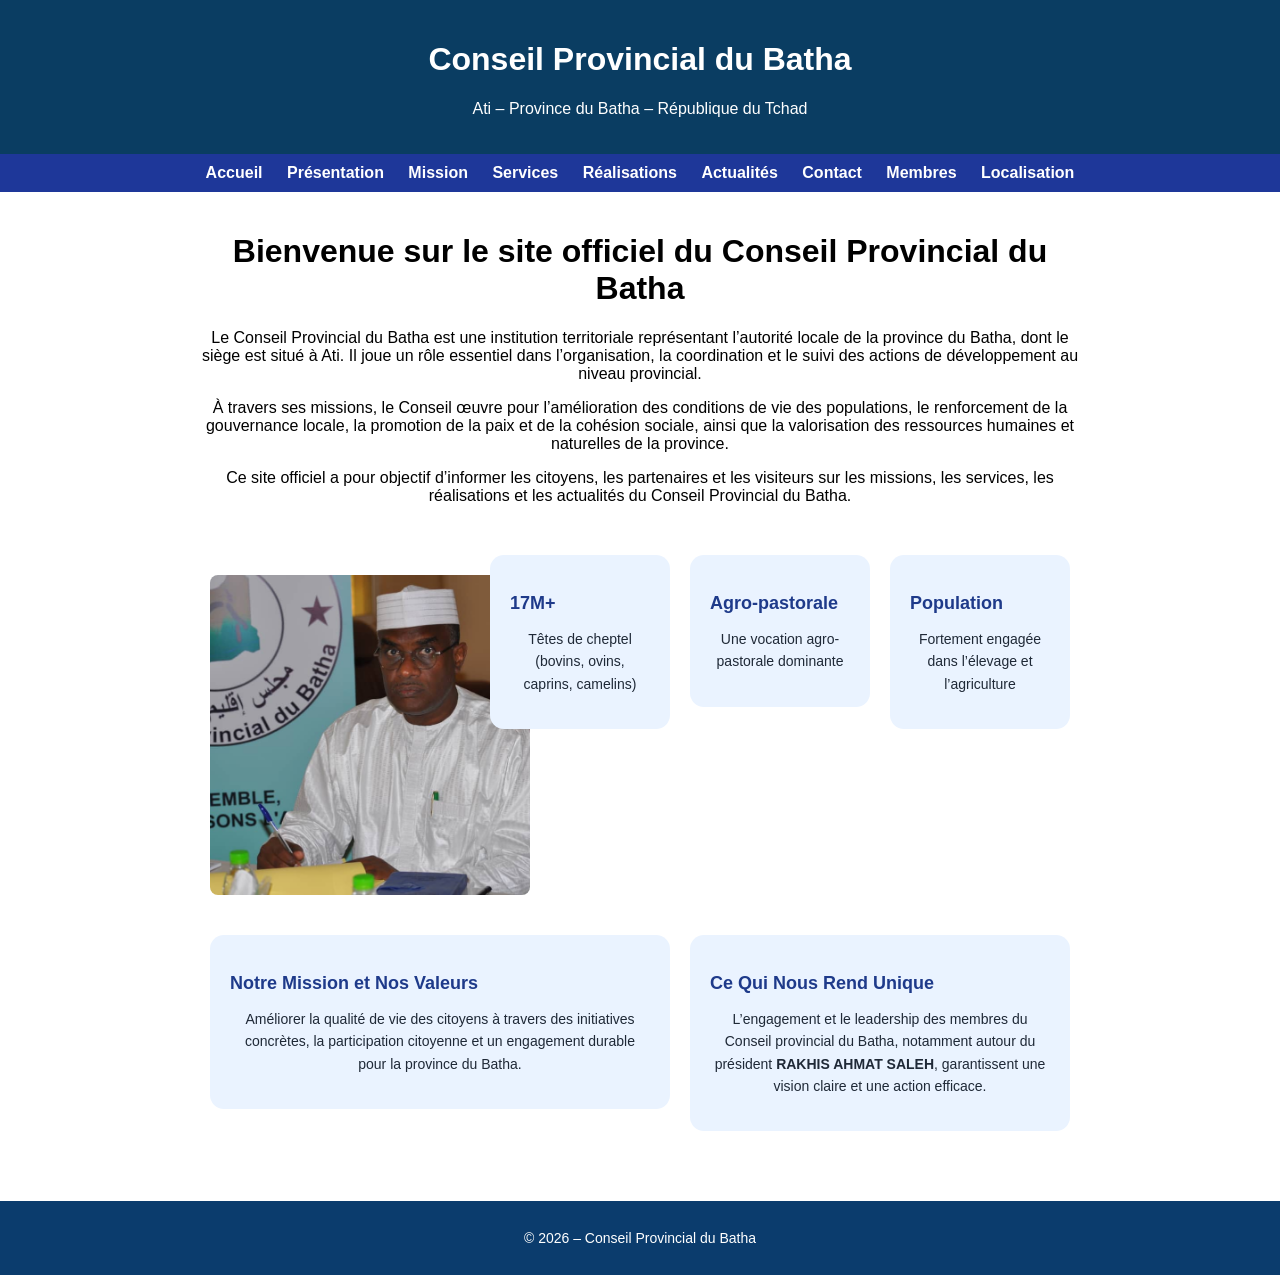
<file: index.html>
<!DOCTYPE html>
<html lang="fr">
<head>
  <meta charset="UTF-8">
  <title>Accueil – Conseil Provincial du Batha</title>
  <link rel="stylesheet" href="style.css">
</head>

<body>

<header>
  <h1>Conseil Provincial du Batha</h1>
  <p>Ati – Province du Batha – République du Tchad</p>
</header>

<nav>
  <a href="index.html">Accueil</a>
  <a href="presentation.html">Présentation</a>
  <a href="missions.html">Mission</a>
  <a href="services.html">Services</a>
  <a href="realisation.html">Réalisations</a>
  <a href="actualites.html">Actualités</a>
  <a href="contact.html">Contact</a>
  <a href="#" onclick="showMembres()">Membres</a>
  <a href="localisation.html">Localisation</a>
</nav>

<main id="content">
  <h1>Bienvenue sur le site officiel du Conseil Provincial du Batha</h1>

<p>
Le Conseil Provincial du Batha est une institution territoriale représentant l’autorité locale de la province du Batha, dont le siège est situé à Ati. 
Il joue un rôle essentiel dans l’organisation, la coordination et le suivi des actions de développement au niveau provincial.
</p>

<p>
À travers ses missions, le Conseil œuvre pour l’amélioration des conditions de vie des populations, le renforcement de la gouvernance locale, 
la promotion de la paix et de la cohésion sociale, ainsi que la valorisation des ressources humaines et naturelles de la province.
</p>

<p>
Ce site officiel a pour objectif d’informer les citoyens, les partenaires et les visiteurs sur les missions, les services, les réalisations 
et les actualités du Conseil Provincial du Batha.
</p>

 <section class="accueil-main-grid">

  <!-- PHOTO -->
  <div class="bloc-photo">
    <img src="assets/images/Rakhis.JPG" alt="Président du Conseil Provincial">
  </div>

  <!-- 17M+ -->
  <div class="bloc-info">
    <h3>17M+</h3>
    <p>Têtes de cheptel (bovins, ovins, caprins, camelins)</p>
  </div>

  <!-- AGRO -->
  <div class="bloc-info">
    <h3>Agro-pastorale</h3>
    <p>Une vocation agro-pastorale dominante</p>
  </div>

  <!-- POPULATION -->
  <div class="bloc-info">
    <h3>Population</h3>
    <p>Fortement engagée dans l’élevage et l’agriculture</p>
  </div>

  <!-- MISSION -->
  <div class="bloc-info large">
    <h3>Notre Mission et Nos Valeurs</h3>
    <p>
      Améliorer la qualité de vie des citoyens à travers des initiatives concrètes,
      la participation citoyenne et un engagement durable pour la province du Batha.
    </p>
  </div>

  <!-- UNIQUE -->
  <div class="bloc-info large">
    <h3>Ce Qui Nous Rend Unique</h3>
    <p>
      L’engagement et le leadership des membres du Conseil provincial du Batha,
      notamment autour du président <strong>RAKHIS AHMAT SALEH</strong>,
      garantissent une vision claire et une action efficace.
    </p>
  </div>

</section>

</section>

</div>
</main>
<footer>
  <p>©️ 2026 – Conseil Provincial du Batha</p>
</footer>

<script src="chatbot.js"></script>

<script>
function showMembres() {
  document.getElementById("content").innerHTML = `
    <h1>Membres du Conseil Provincial du Batha</h1>

    <div class="membres-container">

      <div class="membre">
        <img src="assets/images/presi.jpe" alt="Président">
        <h3>Président du Conseil Provincial</h3>
        <p>RAKHIS AHMAT SALEH</p>
      </div>
    
  <div class="secretaires-top">
    <div class="membre">
      <img src="assets/images/secretaire.jpg" alt="">
      <h3>Secretaire de Seance</h3>
      <p>Mahamat Zene Al-Issel Attari</p>
    
    </div>

    <div class="membre">
      <img src="assets/images/secretaire1.jpg" alt="">
      <p>Fatime Sakine Hamadi</p>
    </div>
  </div>

      <h2>Conseillers Provinciaux</h2>

      <div class="conseillers">

        <div class="membre"><img src="assets/images/c1.jpg"><p>Adama Mahamat Magadji</p></div>
    <div class="membre"><img src="images/c2.jpg"><p>Mahamat Ali Hidjazi</p></div>
    <div class="membre"><img src="images/c3.jpg"><p>Oumar Dehye Dogo</p></div>
    <div class="membre"><img src="images/c4.jpg"><p>Abdel-kader Chaltout Issakha</p></div>
    <div class="membre"><img src="images/c5.jpg"><p>Mariam Abakar Adoum</p></div>
    <div class="membre"><img src="images/c6.jpg"><p>Abdoulaye Djazim</p></div>
    <div class="membre"><img src="images/c7.jpg"><p>Mahamat Ibrahim Djibrine</p></div>
    <div class="membre"><img src="images/c8.jpg"><p>Al-mahi Abdelhakh Mahamat</p></div>
    <div class="membre"><img src="images/c9.jpg"><p>Oumar Hassan Djibrine</p></div>
    <div class="membre"><img src="images/c10.jpg"><p>Issa Brahim Mahamat</p></div>
    <div class="membre"><img src="images/c11.jpg"><p>Fatime Hassan Abdelkerim</p></div>
    <div class="membre"><img src="images/c12.jpg"><p>Allamine Soumaine Allamine</p></div>
    <div class="membre"><img src="images/c13.jpg"><p>Oumar Tahir Moussa</p></div>
    <div class="membre"><img src="images/c14.jpg"><p>Aziza Annadif Issa</p></div>
    <div class="membre"><img src="images/c15.jpg"><p>Hassan Ali Hissil</p></div>

      </div>
    </div>
  `;
}
</script>

</body>
</html>
</file>
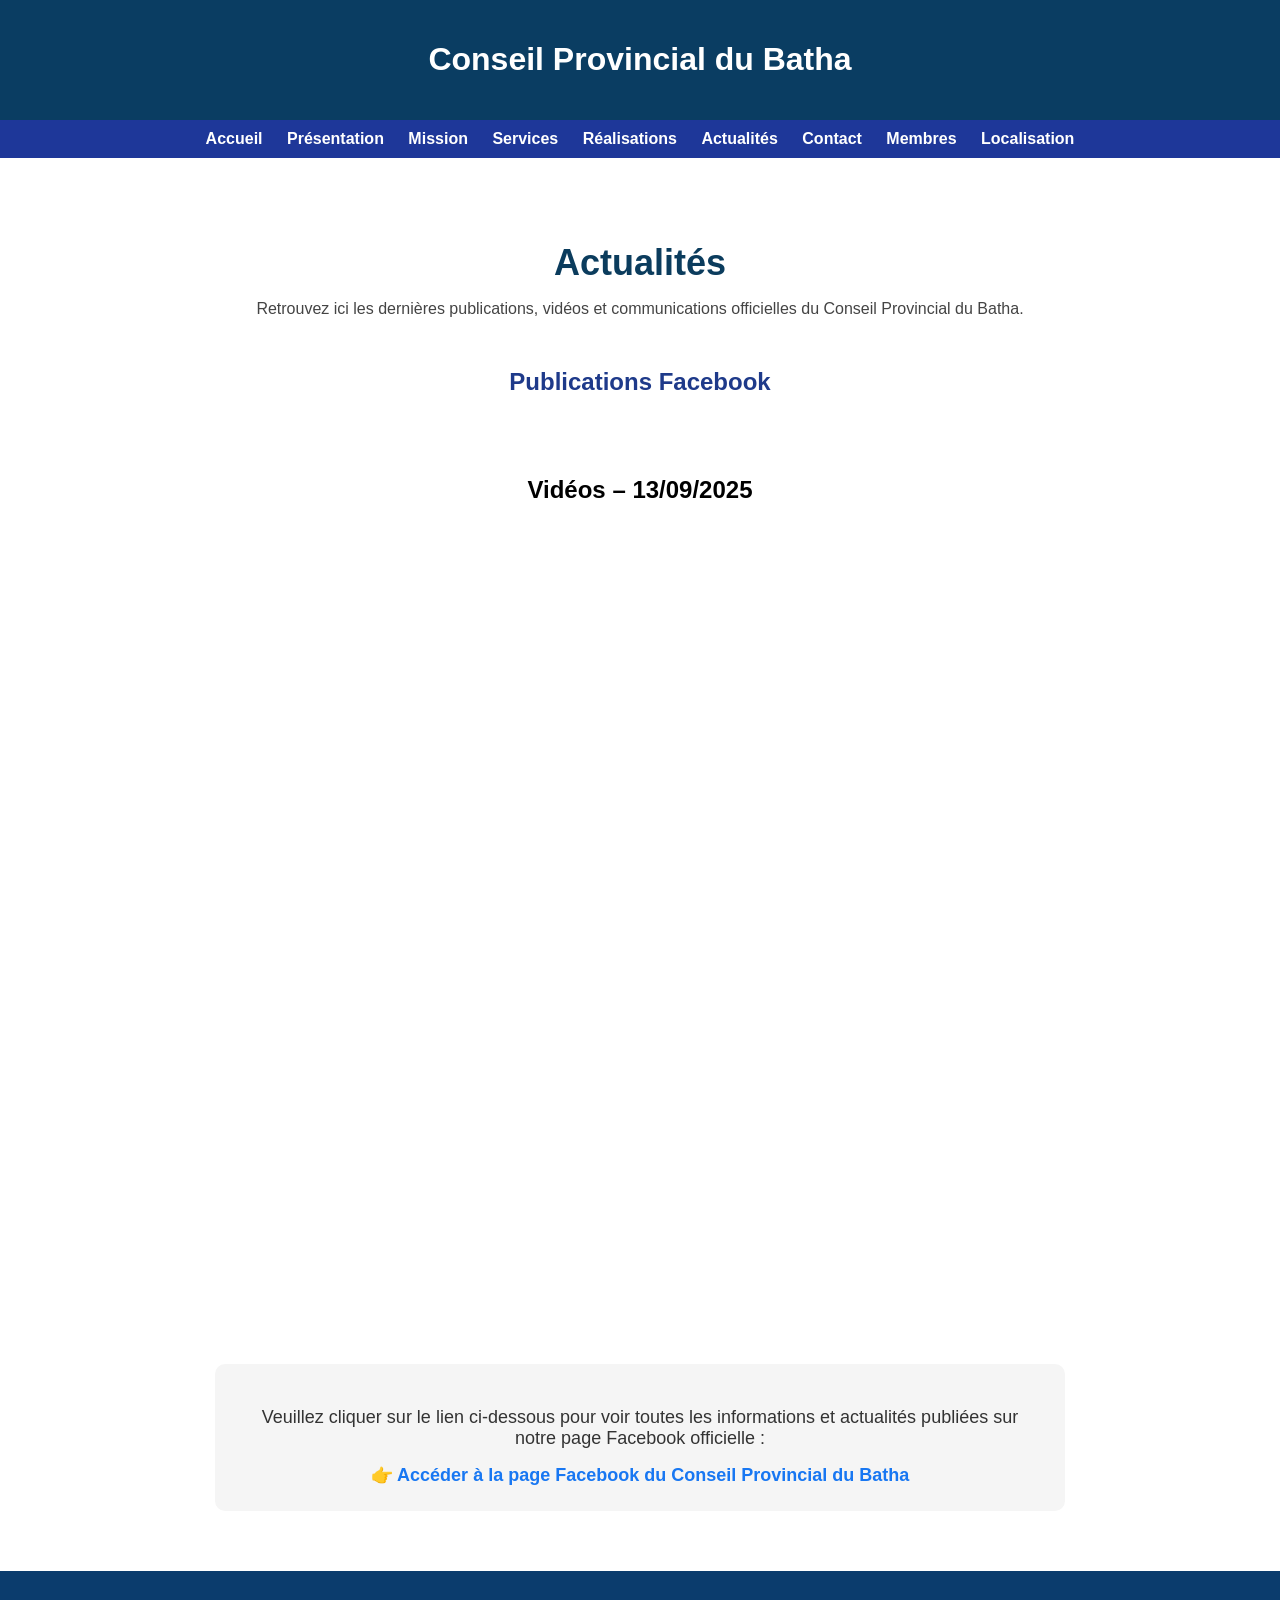
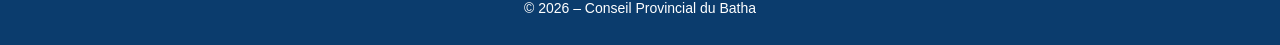
<file: actualites.html>
<!DOCTYPE html>
<html lang="fr">
<head>
  <meta charset="UTF-8">
  <title>Actualités</title>
  <link rel="stylesheet" href="style.css">
</head>


<div id="fb-root"></div>
<script async defer crossorigin="anonymous"
  src="https://www.facebook.com/share/1ZfpSSS6rp/?mibextid=wwXIfr">
</script>
<body>

<header><h1>Conseil Provincial du Batha</h1></header>

<nav>
  <a href="index.html">Accueil</a>
  <a href="presentation.html">Présentation</a>
  <a href="missions.html">Mission</a>
  <a href="services.html">Services</a>
  <a href="realisation.html">Réalisations</a>
  <a href="actualites.html">Actualités</a>
  <a href="contact.html">Contact</a>
  <a href="membres.html">Membres</a>
  <a href="localisation.html">Localisation</a>
</nav>

<main class="actualites-page">

  <h1>Actualités</h1>
  <p class="intro">
    Retrouvez ici les dernières publications, vidéos et communications officielles
    du Conseil Provincial du Batha.
  </p>

  <!-- SECTION FACEBOOK POSTS -->
  <section class="fb-section">
    <h2>Publications Facebook</h2>

    <div class="fb-posts">

      <!-- POST FACEBOOK 1 -->
      <div class="fb-post"
        data-href="https://www.facebook.com/share/p/177VvwRfxB/?mibextid=wwXIfr"
        data-width="500">
      </div>

      <!-- POST FACEBOOK 2 -->
      <div class="fb-post"
        data-href="https://www.facebook.com/share/p/1BzgMktz9b/?mibextid=wwXIfr"
        data-width="500">
      </div>

    </div>
  </section>

  <section class="videos">
  <h2>Vidéos – 13/09/2025</h2>

  <div class="videos-grid">

    <!-- Vidéo Facebook 1 -->
    <iframe
      src="https://www.facebook.com/plugins/video.php?height=315&href=https%3A%2F%2Fwww.facebook.com%2F61580460581998%2Fvideos%2F1201131265145784%2F&show_text=false&width=560&t=0"
      width="100%"
      height="315"
      style="border:none;overflow:hidden"
      scrolling="no"
      frameborder="0"
      allow="autoplay; clipboard-write; encrypted-media; picture-in-picture; web-share"
      allowfullscreen="true">
    </iframe>

    <!-- Vidéo Facebook 2 -->
    <iframe
      src="https://www.facebook.com/plugins/video.php?height=314&href=https%3A%2F%2Fwww.facebook.com%2F61580460581998%2Fvideos%2F1088863919938573%2F&show_text=false&width=560&t=0"
      width="100%"
      height="315"
      style="border:none;overflow:hidden"
      scrolling="no"
      frameborder="0"
      allow="autoplay; clipboard-write; encrypted-media; picture-in-picture; web-share"
      allowfullscreen="true">
    </iframe>

  </div>
</section>

</main>
<div class="facebook-link">
  <p>
    Veuillez cliquer sur le lien ci-dessous pour voir toutes les informations
    et actualités publiées sur notre page Facebook officielle :
  </p>

  <a href="https://www.facebook.com/share/1661Tn4okA/?mibextid=wwXIfr"
     target="_blank" rel="noopener">
    👉 Accéder à la page Facebook du Conseil Provincial du Batha
  </a>
</div>

<footer><p>©️ 2026 – Conseil Provincial du Batha</p></footer>
</body>
</html>
</file>
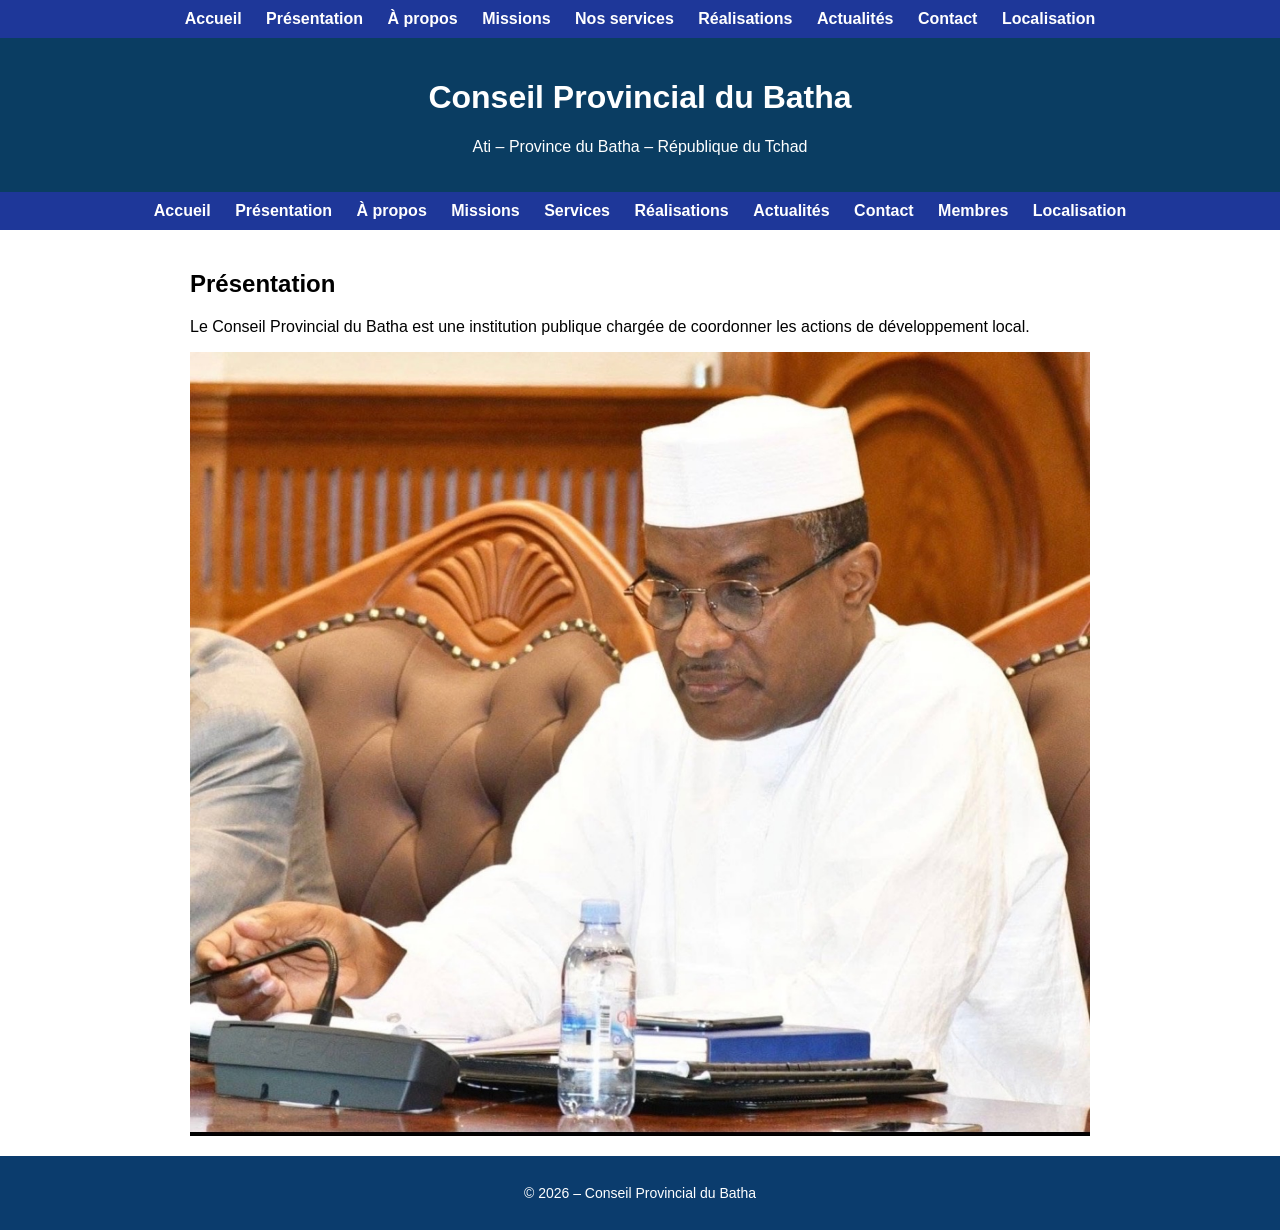
<file: apropos.html>
<nav>
  <a href="index.html">Accueil</a>
  <a href="presentation.html">Présentation</a>
  <a href="apropos.html">À propos</a>
  <a href="missions.html">Missions</a>
  <a href="services.html">Nos services</a>
  <a href="realisation.html">Réalisations</a>
  <a href="actualites.html">Actualités</a>
  <a href="contact.html">Contact</a>
  <a href="localisation.html">Localisation</a>
</nav>
<!DOCTYPE html>
<html lang="fr">
<head>
  <meta charset="UTF-8">
  <title>Présentation – Conseil Provincial du Batha</title>
  <link rel="stylesheet" href="style.css">
</head>

<body>

<!-- HEADER -->
<header>
  <h1>Conseil Provincial du Batha</h1>
  <p>Ati – Province du Batha – République du Tchad</p>
</header>

<!-- MENU (IDENTIQUE PARTOUT) -->
<nav>
  <a href="index.html">Accueil</a>
  <a href="presentation.html">Présentation</a>
  <a href="apropos.html">À propos</a>
  <a href="missions.html">Missions</a>
  <a href="services.html">Services</a>
  <a href="realisation.html">Réalisations</a>
  <a href="actualites.html">Actualités</a>
  <a href="contact.html">Contact</a>
  <a href="membres.html">Membres</a>
  <a href="localisation.html">Localisation</a>
</nav>

<!-- CONTENU DE LA PAGE -->
<main>
  <section>
    <h2>Présentation</h2>
    <p>
      Le Conseil Provincial du Batha est une institution publique
      chargée de coordonner les actions de développement local.
    </p>

    <img src="assets/images/IMG_8308_11zon.jpe" width="100%">
  </section>
</main>

<!-- FOOTER -->
<footer>
  <p>©️ 2026 – Conseil Provincial du Batha</p>
</footer>

</body>
</html>
</file>
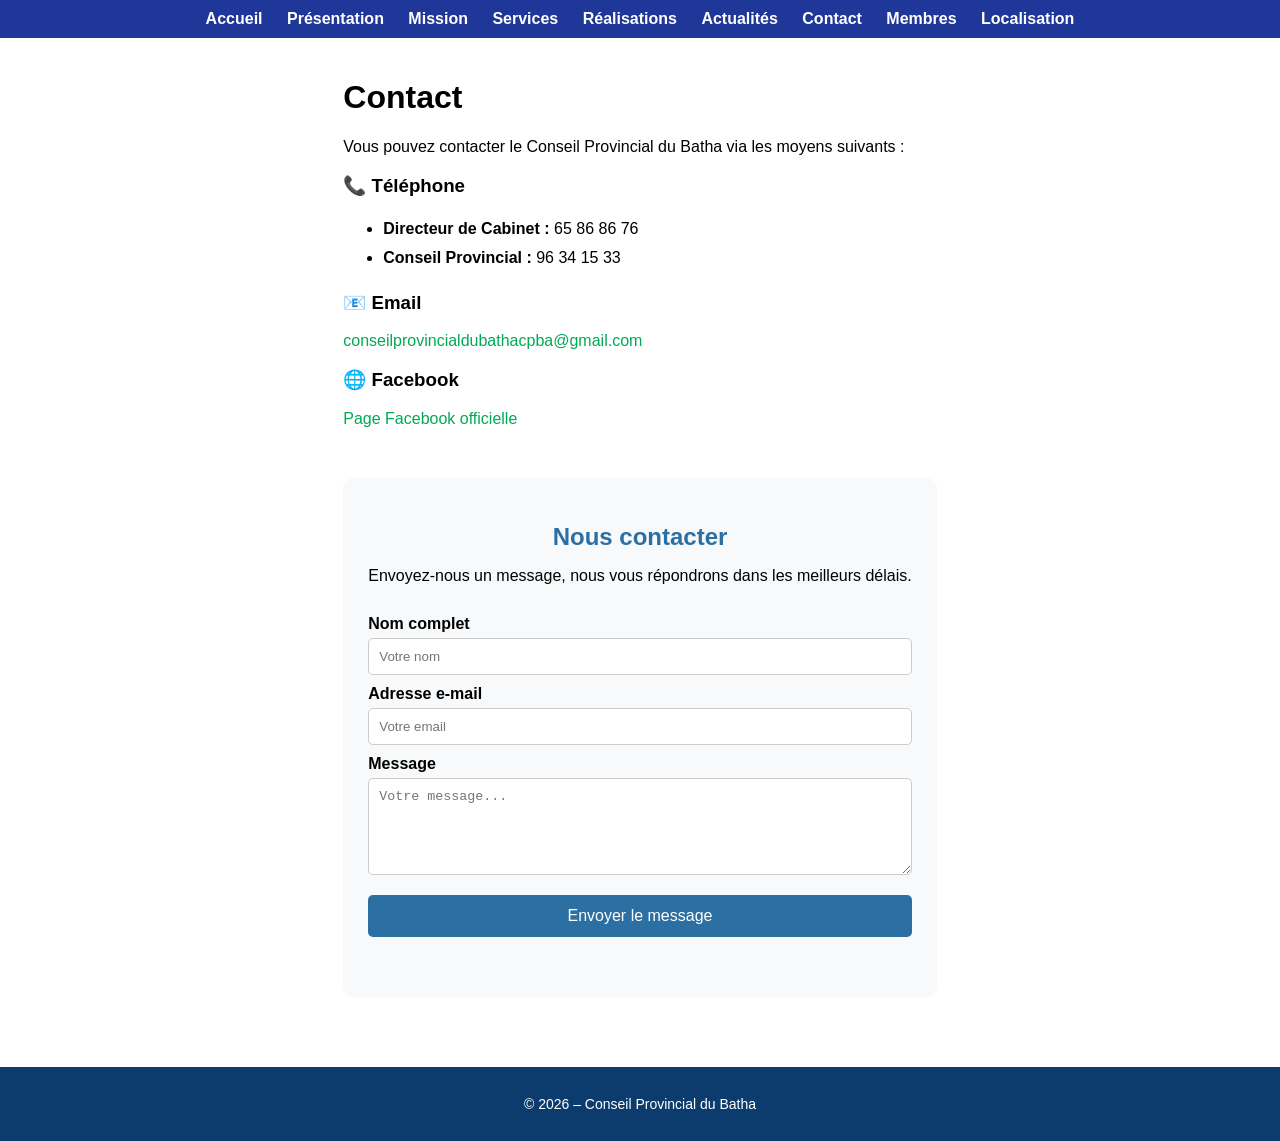
<file: contact.html>
<!DOCTYPE html>
<html lang="fr">
<head>
  <meta charset="UTF-8">
  <title>Contact – Conseil Provincial du Batha</title>
  <link rel="stylesheet" href="style.css">
</head>
<script>
  const form = document.getElementById("contact-form");
  const status = document.getElementById("form-status");

  form.addEventListener("submit", function (e) {
    e.preventDefault();

    status.textContent = "✅ Merci, votre message a bien été envoyé !";
    form.reset();
  });
</script>
<body>

  <!-- MENU -->
  <nav>
    <a href="index.html">Accueil</a>
    <a href="presentation.html">Présentation</a>
    <a href="missions.html">Mission</a>
    <a href="services.html">Services</a>
    <a href="realisation.html">Réalisations</a>
    <a href="actualites.html">Actualités</a>
    <a href="contact.html">Contact</a>
    <a href="membres.html">Membres</a>
    <a href="localisation.html">Localisation</a>
  </nav>

  <!-- CONTENU -->
  <main>
    <h1>Contact</h1>

    <p>Vous pouvez contacter le Conseil Provincial du Batha via les moyens suivants :</p>

    <h3>📞 Téléphone</h3>
    <ul>
      <li><strong>Directeur de Cabinet :</strong> 65 86 86 76</li>
      <li><strong>Conseil Provincial :</strong> 96 34 15 33</li>
    </ul>

    <h3>📧 Email</h3>
    <p>
      <a href="mailto:conseilprovincialdubathacpba@gmail.com">
        conseilprovincialdubathacpba@gmail.com
      </a>
    </p>

    <h3>🌐 Facebook</h3>
    <p>
      <a href="https://www.facebook.com/share/1Dt5AwGV8c/?mibextid=wwXIfr" target="_blank">
        Page Facebook officielle
      </a>
    </p>
    <section class="contact-form-section">
  <h2>Nous contacter</h2>
  <p>Envoyez-nous un message, nous vous répondrons dans les meilleurs délais.</p>

  <form id="contact-form">
    <label for="name">Nom complet</label>
    <input type="text" id="name" placeholder="Votre nom" required>

    <label for="email">Adresse e-mail</label>
    <input type="email" id="email" placeholder="Votre email" required>

    <label for="message">Message</label>
    <textarea id="message" rows="5" placeholder="Votre message..." required></textarea>

    <button type="submit">Envoyer le message</button>

    <p id="form-status"></p>
  </form>
</section>
  </main>

  <!-- FOOTER -->
  <footer>
    <p>©️ 2026 – Conseil Provincial du Batha</p>
  </footer>

</body>
</html>
</file>
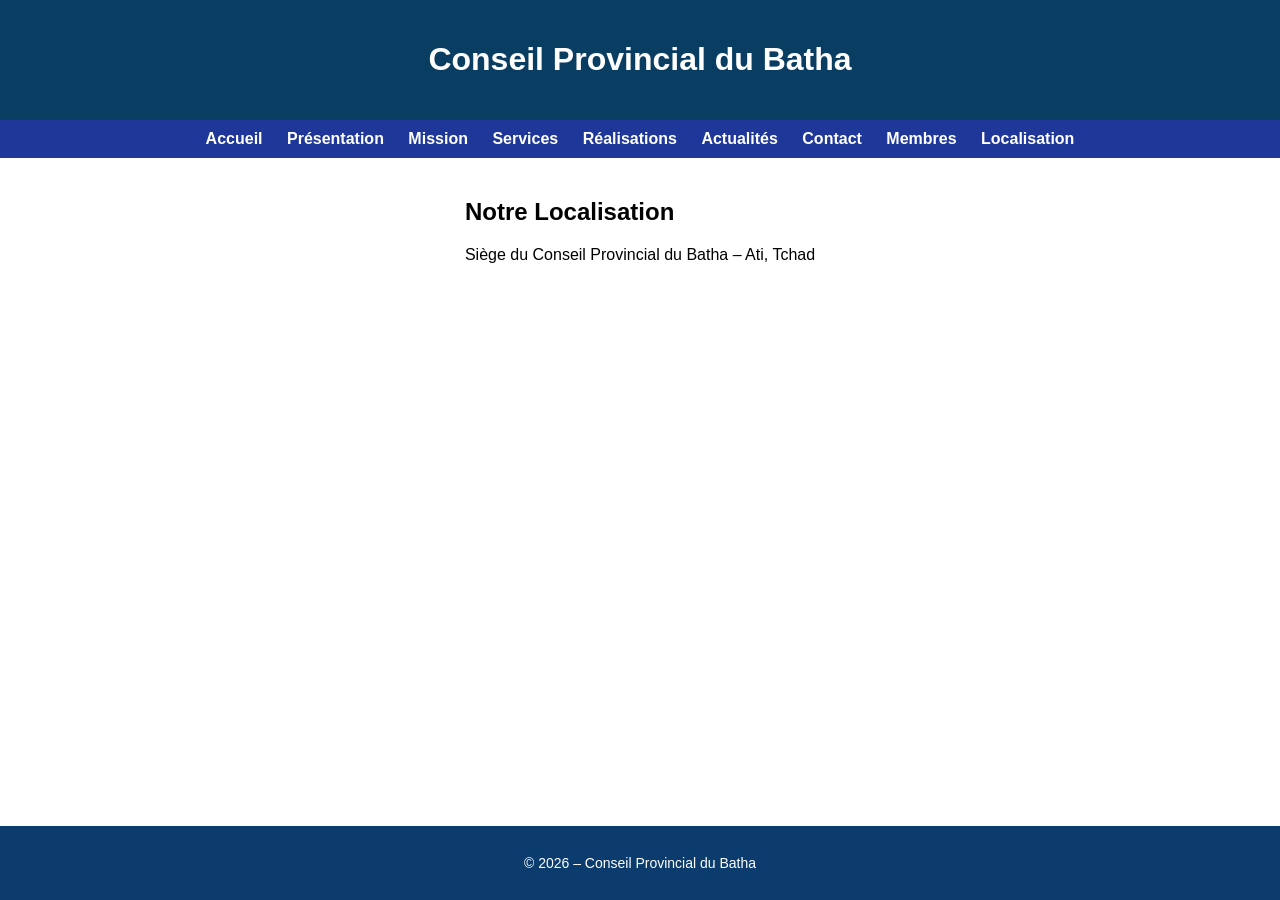
<file: localisation.html>
<!DOCTYPE html>
<html lang="fr">
<head>
  <meta charset="UTF-8">
  <title>Localisation</title>
  <link rel="stylesheet" href="style.css">
</head>

<body>

<header>
  <h1>Conseil Provincial du Batha</h1>
</header>

<nav>
  <a href="index.html">Accueil</a>
  <a href="presentation.html">Présentation</a>
  <a href="missions.html">Mission</a>
  <a href="services.html">Services</a>
  <a href="realisation.html">Réalisations</a>
  <a href="actualites.html">Actualités</a>
  <a href="contact.html">Contact</a>
  <a href="membres.html">Membres</a>
  <a href="localisation.html">Localisation</a>
</nav>

<main>
  <h2>Notre Localisation</h2>
  <p>Siège du Conseil Provincial du Batha – Ati, Tchad</p>

  <iframe
    src="https://www.google.com/maps?q=Ati%20Batha%20Tchad&output=embed"
    width="100%"
    height="450"
    style="border:0;"
    allowfullscreen=""
    loading="lazy">
  </iframe>
</main>

<footer>
  <p>©️ 2026 – Conseil Provincial du Batha</p>
</footer>

</body>
</html>
</file>
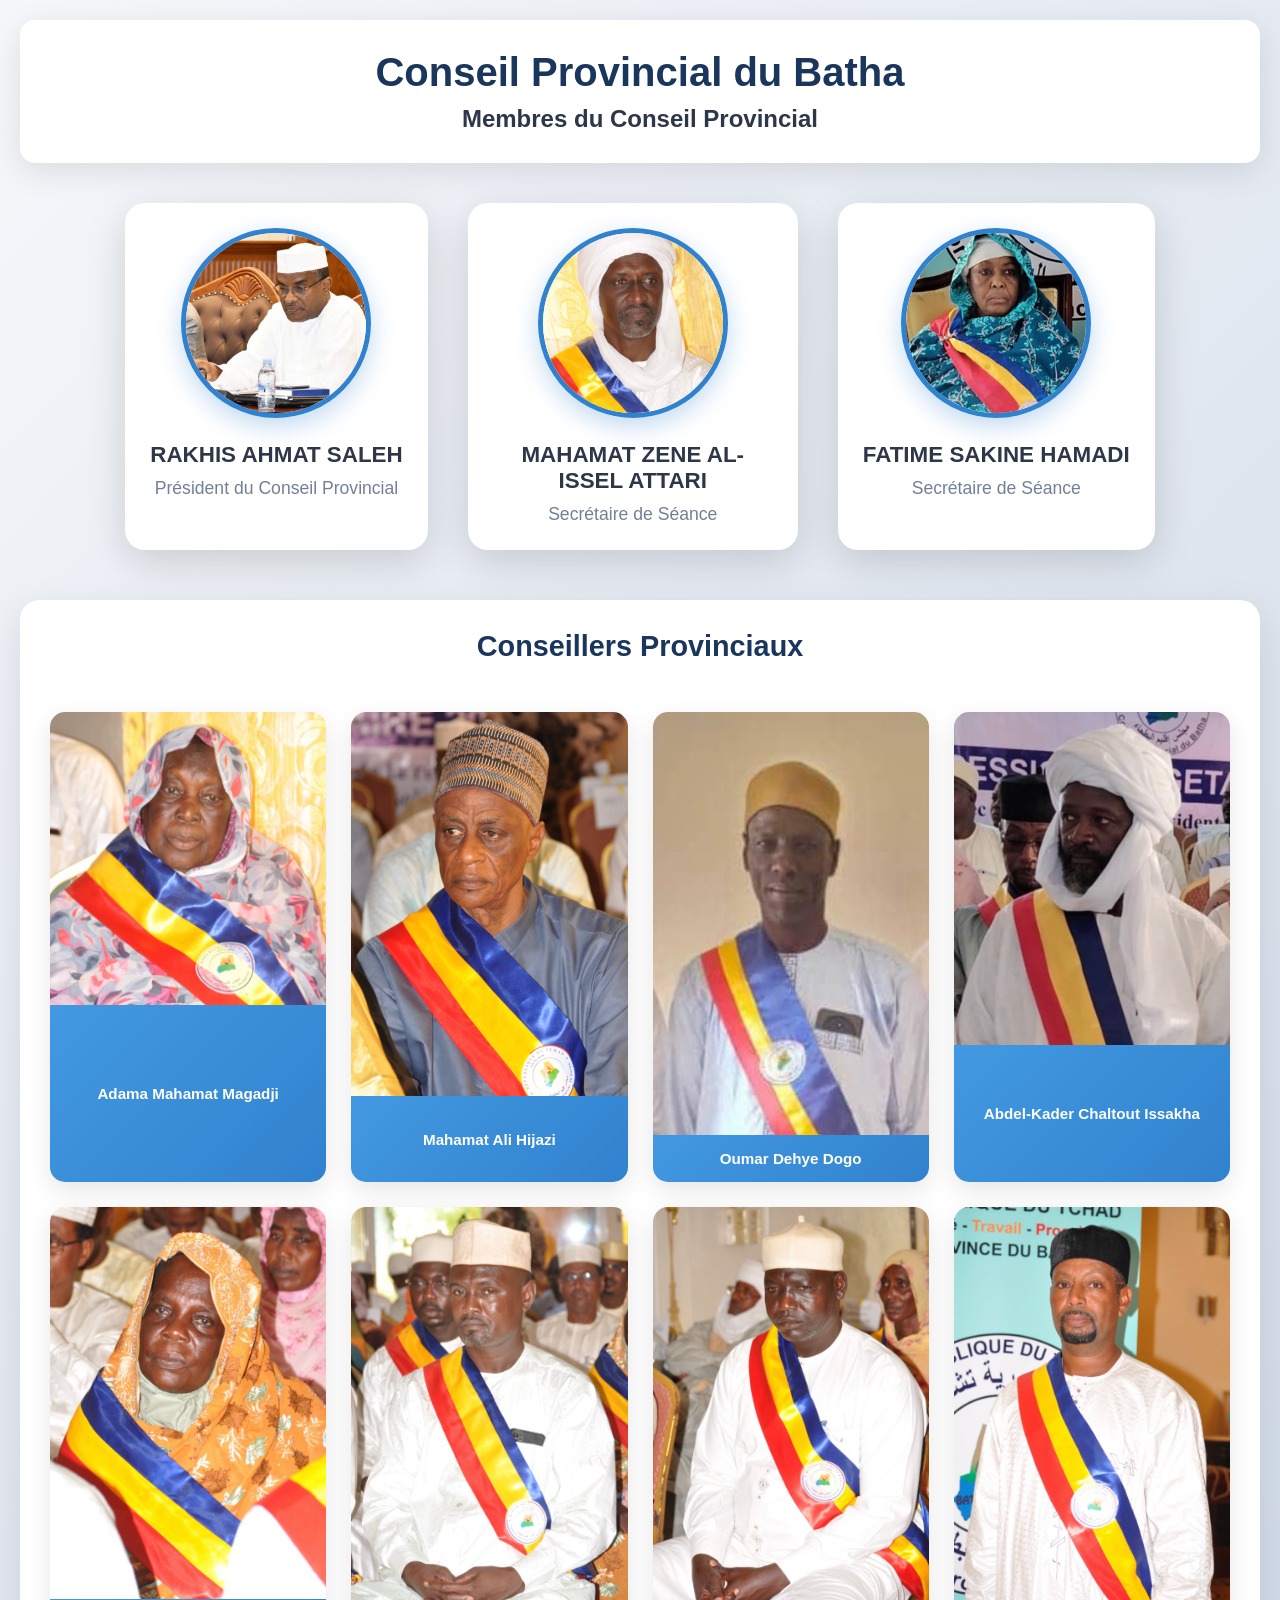
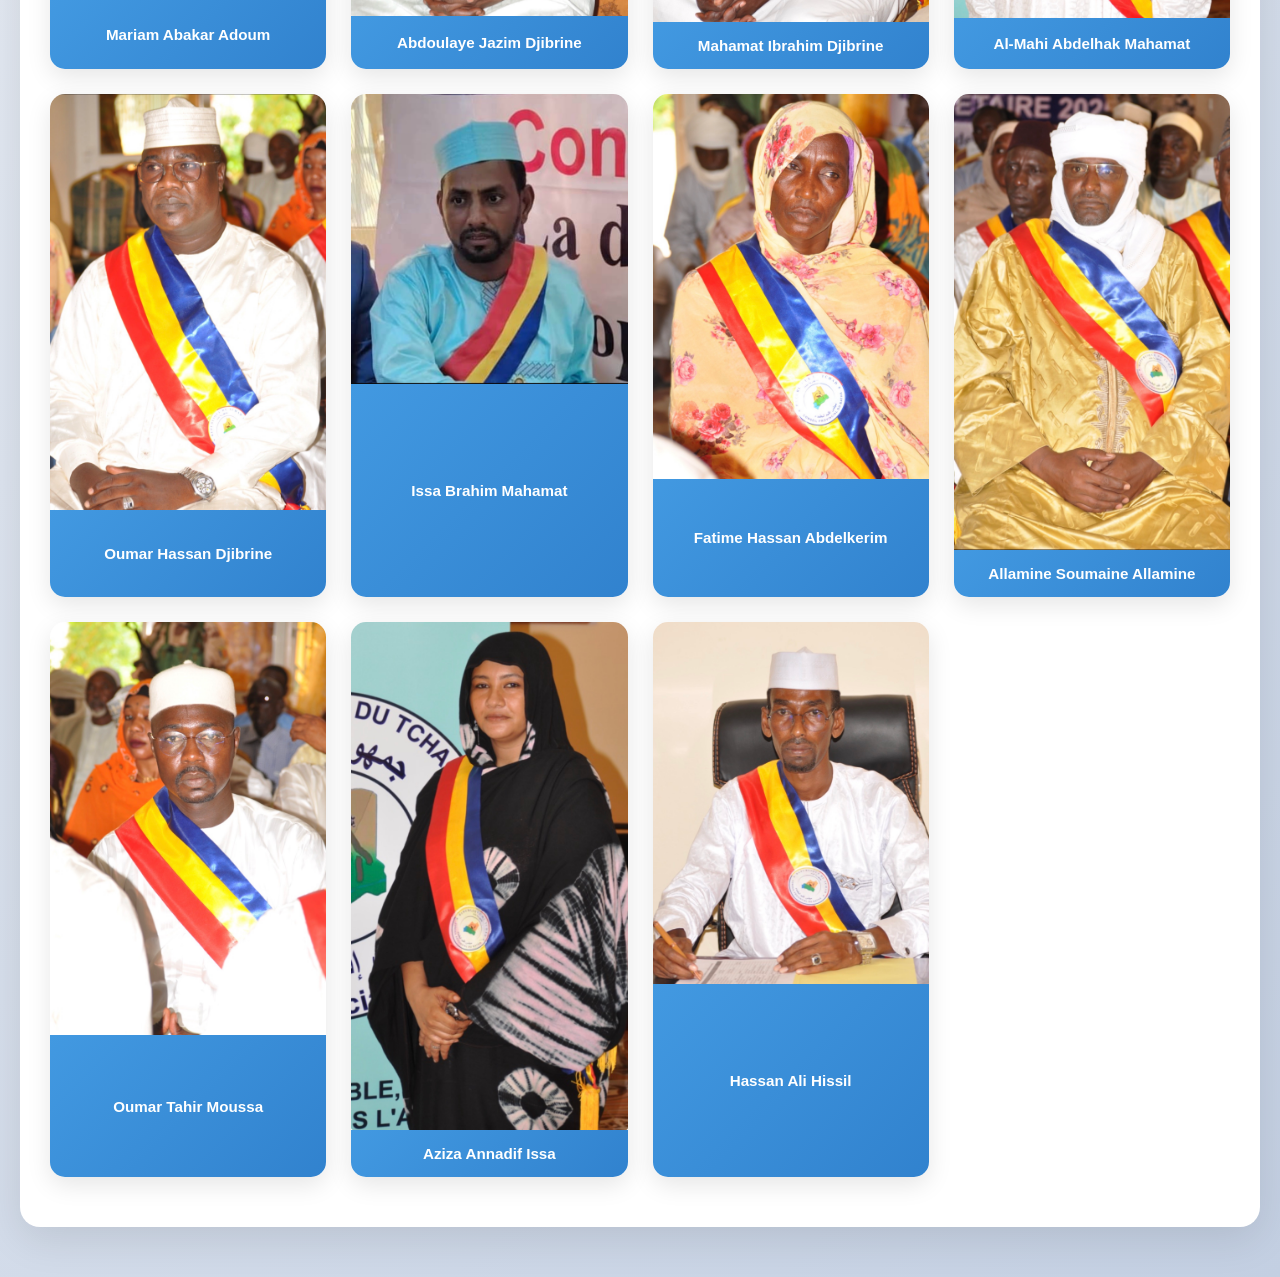
<file: membres.html>
<!DOCTYPE html>
<html lang="fr">
<head>
    <meta charset="UTF-8">
    <meta name="viewport" content="width=device-width, initial-scale=1.0">
    <title>Conseil Provincial du Batha</title>
    <style>
        body {
            font-family: Arial, sans-serif;
            margin: 0;
            padding: 20px;
            background: linear-gradient(135deg, #f5f7fa 0%, #c3cfe2 100%);
            min-height: 100vh;
        }
        .container {
            max-width: 1400px;
            margin: 0 auto;
        }
        .header {
            text-align: center;
            background: white;
            padding: 30px;
            border-radius: 15px;
            box-shadow: 0 8px 32px rgba(0,0,0,0.1);
            margin-bottom: 40px;
        }
        .header h1 {
            color: #1a365d;
            margin: 0 0 10px 0;
            font-size: 2.5em;
        }
        .header h2 {
            color: #2d3748;
            margin: 0;
            font-size: 1.5em;
        }
        
        .leadership-section {
            display: flex;
            justify-content: center;
            gap: 40px;
            margin-bottom: 50px;
            flex-wrap: wrap;
        }
        .leader-card {
            background: white;
            border-radius: 20px;
            padding: 25px;
            box-shadow: 0 12px 40px rgba(0,0,0,0.15);
            text-align: center;
            max-width: 280px;
            transition: transform 0.3s ease;
        }
        .leader-card:hover {
            transform: translateY(-10px);
        }
        .leader-photo {
            width: 180px;
            height: 180px;
            object-fit: cover;
            border-radius: 50%;
            border: 5px solid #3182ce;
            margin-bottom: 20px;
            box-shadow: 0 8px 25px rgba(49,130,206,0.3);
        }
        .leader-name {
            font-size: 1.4em;
            font-weight: bold;
            color: #2d3748;
            margin: 0 0 10px 0;
        }
        .leader-title {
            color: #718096;
            font-size: 1.1em;
            font-weight: 500;
            margin: 0;
        }
        
        .grid-section {
            background: white;
            padding: 30px;
            border-radius: 20px;
            box-shadow: 0 12px 40px rgba(0,0,0,0.1);
            margin-bottom: 30px;
        }
        .grid-section h3 {
            text-align: center;
            color: #1a365d;
            margin-top: 0;
            font-size: 1.8em;
        }
        .grid {
            display: grid;
            grid-template-columns: repeat(4, 1fr);
            gap: 25px;
            padding: 20px 0;
        }
        .card {
            background: white;
            border-radius: 15px;
            overflow: hidden;
            box-shadow: 0 8px 25px rgba(0,0,0,0.1);
            transition: transform 0.3s ease, box-shadow 0.3s ease;
            display: flex;
            flex-direction: column;
        }
        .card:hover {
            transform: translateY(-5px);
            box-shadow: 0 15px 40px rgba(0,0,0,0.2);
        }
        .photo {
            width: 100%;
            height: 220px;
            object-fit: cover;
            background: linear-gradient(45deg, #e2e8f0, #cbd5e0);
        }
        .name {
            padding: 15px;
            text-align: center;
            background: linear-gradient(135deg, #4299e1, #3182ce);
            color: white;
            font-weight: 600;
            font-size: 0.95em;
            margin: 0;
            flex-grow: 1;
            display: flex;
            align-items: center;
            justify-content: center;
        }
        
        @media (max-width: 1200px) {
            .grid {
                grid-template-columns: repeat(3, 1fr);
            }
        }
        @media (max-width: 900px) {
            .grid {
                grid-template-columns: repeat(2, 1fr);
            }
            .leadership-section {
                flex-direction: column;
                align-items: center;
            }
        }
        @media (max-width: 600px) {
            .grid {
                grid-template-columns: 1fr;
            }
        }
    </style>
</head>
<body>
    <div class="container">
        <!-- En-tête -->
        <div class="header">
            <h1>Conseil Provincial du Batha</h1>
            <h2>Membres du Conseil Provincial</h2>
        </div>

        <!-- Direction -->
        <div class="leadership-section">
            <div class="leader-card">
                <img src="assets/images/IMG_8308_11zon.jpe" alt="RAKHIS AHMAT SALEH" class="leader-photo">
                <div class="leader-name">RAKHIS AHMAT SALEH</div>
                <div class="leader-title">Président du Conseil Provincial</div>
            </div>
            <div class="leader-card">
                <img src="assets/images/secretaire.jpg" alt="MAHAMAT ZENE AL-ISSEL ATTARI" class="leader-photo">
                <div class="leader-name">MAHAMAT ZENE AL-ISSEL ATTARI</div>
                <div class="leader-title">Secrétaire de Séance</div>
            </div>
            <div class="leader-card">
                <img src="assets/images/secretaire1.jpg" alt="FATIME SAKINE HAMADI" class="leader-photo">
                <div class="leader-name">FATIME SAKINE HAMADI</div>
                <div class="leader-title">Secrétaire de Séance</div>
            </div>
        </div>

        <!-- Grille des 15 conseillers -->
        <div class="grid-section">
            <h3>Conseillers Provinciaux</h3>
            <div class="grid">
                <div class="card">
                    <img src="assets/images/c1.jpg" alt="Fdama Mahamat Magadji" >
                    <div class="name">Adama Mahamat Magadji</div>
                </div>
                <div class="card">
                    <img src="assets/images/c2.jpg" alt="Mahamat Ali Hijazi">
                    <div class="name">Mahamat Ali Hijazi</div>
                </div>
                <div class="card">
                    <img src="assets/images/c3.jpg" alt="Oumar Dehye Dogo">
                    <div class="name">Oumar Dehye Dogo</div>
                </div>
                <div class="card">
                    <img src="assets/images/c4.jpg" alt="Abdel-Kader Chaltout Issakha">
                    <div class="name">Abdel-Kader Chaltout Issakha</div>
                </div>
                <div class="card">
                    <img src="assets/images/c5.jpg" alt="Mariam Abakar Adoum">
                    <div class="name">Mariam Abakar Adoum</div>
                </div>
                <div class="card">
                    <img src="assets/images/c6.jpg" alt="Abdoulaye Jazim Djibrine">
                    <div class="name">Abdoulaye Jazim Djibrine</div>
                </div>
                <div class="card">
                    <img src="assets/images/c7.jpg" alt="Mahamat Ibrahim Djibrine">
                    <div class="name">Mahamat Ibrahim Djibrine</div>
                </div>
                <div class="card">
                    <img src="assets/images/c8.jpg" alt="Al-Mahi Abdelhak Mahamat">
                    <div class="name">Al-Mahi Abdelhak Mahamat</div>
                </div>
                <div class="card">
                    <img src="assets/images/c9.jpg" alt="Oumar Hassan Djibrine">
                    <div class="name">Oumar Hassan Djibrine</div>
                </div>
                <div class="card">
                    <img src="assets/images/c10.jpg" alt="Issa Brahim Mahamat">
                    <div class="name">Issa Brahim Mahamat</div>
                </div>
                <div class="card">
                    <img src="assets/images/c11.jpg" alt="Fatime Hassan Abdelkerim">
                    <div class="name">Fatime Hassan Abdelkerim</div>
                </div>
                <div class="card">
                    <img src="assets/images/c12.jpg" alt="Allamine Soumaine Allamine">
                    <div class="name">Allamine Soumaine Allamine</div>
                </div>
                <div class="card">
                    <img src="assets/images/c13.jpg" alt="Oumar Tahir Moussa">
                    <div class="name">Oumar Tahir Moussa</div>
                </div>
                <div class="card">
                    <img src="assets/images/c14.jpg" alt="Aziza Annadif Issa">
                    <div class="name">Aziza Annadif Issa</div>
                </div>
                <div class="card">
                    <img src="assets/images/c15.jpg" alt="Hassan Ali Hissil">
                    <div class="name">Hassan Ali Hissil</div>
                </div>
            </div>
        </div>
    </div>
</body>

</html>
</file>
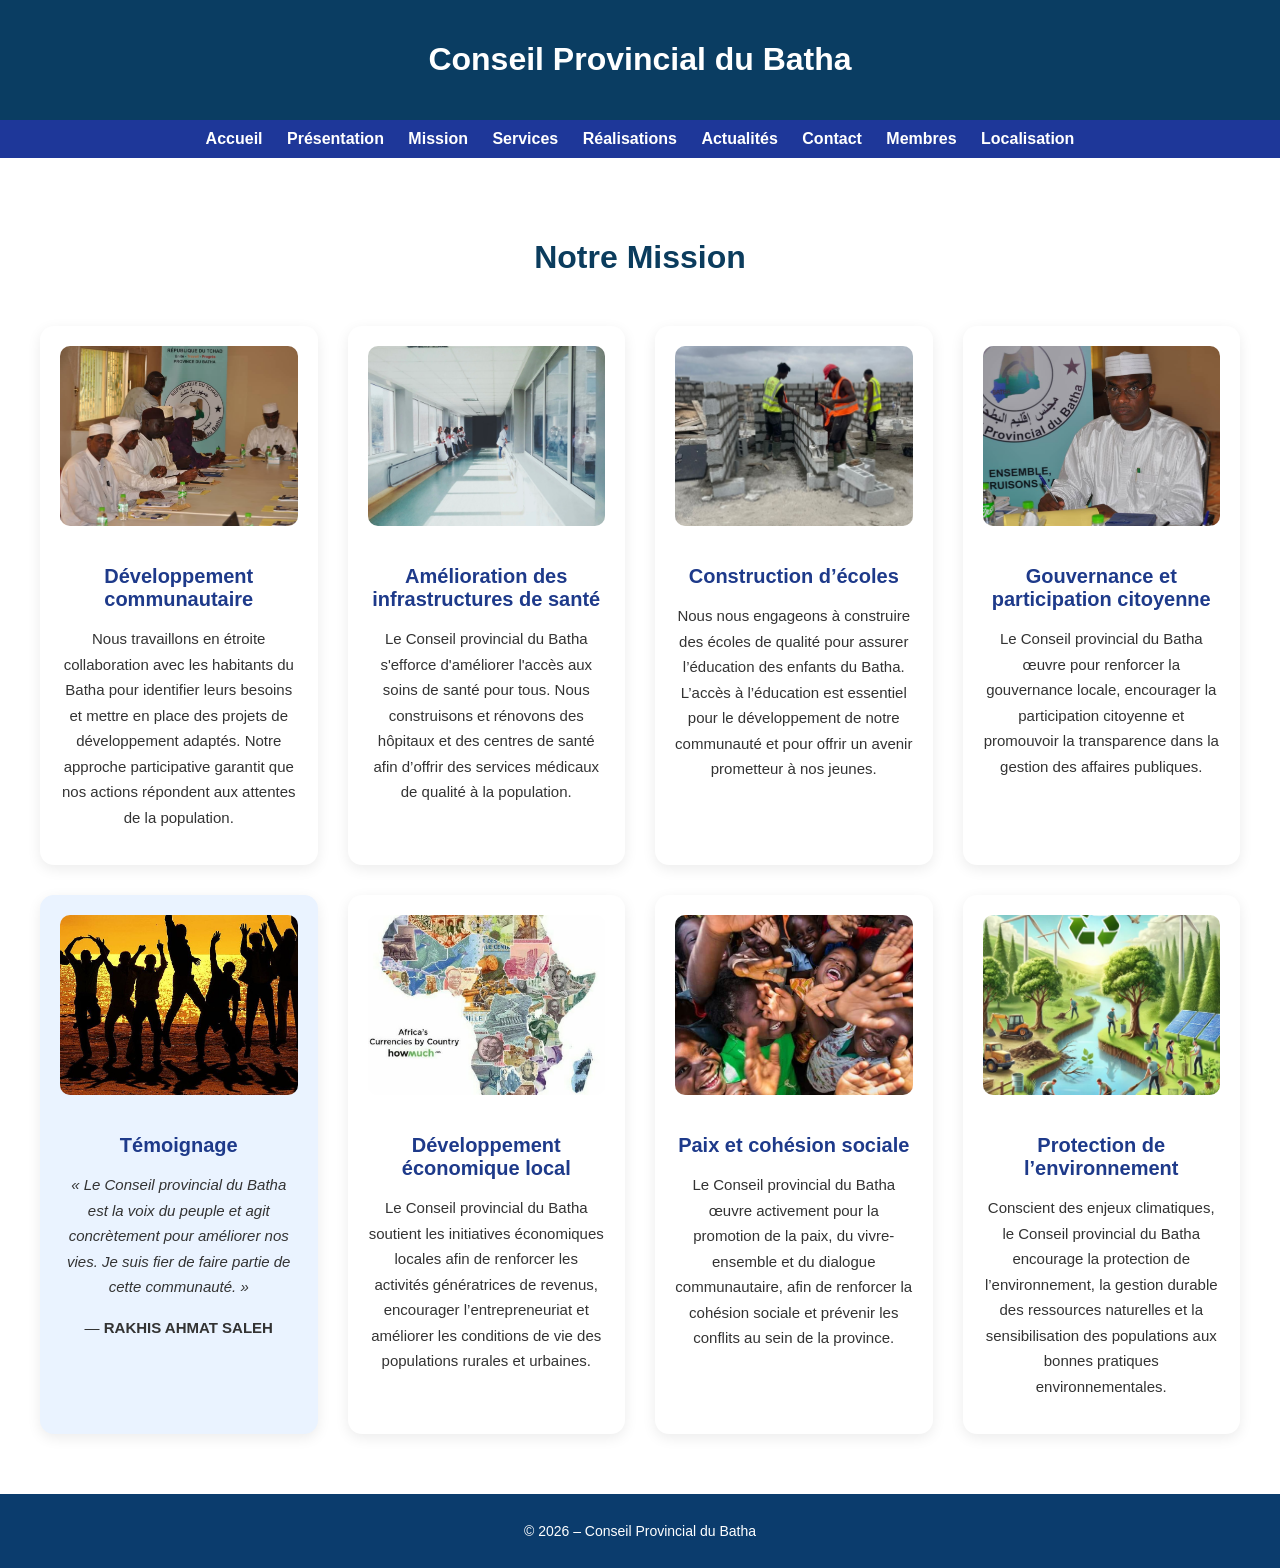
<file: missions.html>
<!DOCTYPE html>
<html lang="fr">
<head>
  <meta charset="UTF-8">
  <title>Mission</title>
  <link rel="stylesheet" href="style.css">
</head>

<body>

<header><h1>Conseil Provincial du Batha</h1></header>

<nav>
  <a href="index.html">Accueil</a>
  <a href="presentation.html">Présentation</a>
  <a href="missions.html">Mission</a>
  <a href="services.html">Services</a>
  <a href="realisation.html">Réalisations</a>
  <a href="actualites.html">Actualités</a>
  <a href="contact.html">Contact</a>
  <a href="membres.html">Membres</a>
  <a href="localisation.html">Localisation</a>
</nav>

<main class="mission-page">

  <h1>Notre Mission</h1>

  <section class="mission-grid">

    <div class="mission-card">
      <img src="assets/images/dvp.JPG" alt="Développement communautaire">
      <h3>Développement communautaire</h3>
      <p>
        Nous travaillons en étroite collaboration avec les habitants du Batha pour
        identifier leurs besoins et mettre en place des projets de développement adaptés.
        Notre approche participative garantit que nos actions répondent aux attentes
        de la population.
      </p>
    </div>

    <div class="mission-card">
      <img src="assets/images/amel.jpg" alt="Infrastructures de santé">
      <h3>Amélioration des infrastructures de santé</h3>
      <p>
        Le Conseil provincial du Batha s'efforce d'améliorer l'accès aux soins de santé
        pour tous. Nous construisons et rénovons des hôpitaux et des centres de santé
        afin d’offrir des services médicaux de qualité à la population.
      </p>
    </div>

    <div class="mission-card">
      <img src="assets/images/ecole.JPG" alt="Construction d'écoles">
      <h3>Construction d’écoles</h3>
      <p>
        Nous nous engageons à construire des écoles de qualité pour assurer l’éducation
        des enfants du Batha. L’accès à l’éducation est essentiel pour le développement
        de notre communauté et pour offrir un avenir prometteur à nos jeunes.
      </p>
    </div>

    <div class="mission-card">
      <img src="assets/images/Rakhis.JPG" alt="Gouvernance locale">
      <h3>Gouvernance et participation citoyenne</h3>
      <p>
        Le Conseil provincial du Batha œuvre pour renforcer la gouvernance locale,
        encourager la participation citoyenne et promouvoir la transparence dans
        la gestion des affaires publiques.
      </p>
    </div>

    <div class="mission-card highlight">
      <img src="assets/images/temoin.JPG" alt="Président du Conseil Provincial">
      <h3>Témoignage</h3>
      <p class="quote">
        « Le Conseil provincial du Batha est la voix du peuple et agit concrètement
        pour améliorer nos vies. Je suis fier de faire partie de cette communauté. »
      </p>
      <p class="author">
        — <strong>RAKHIS AHMAT SALEH</strong>
      </p>
    </div>
<!-- Développement économique local -->
<div class="mission-card">
  <img src="assets/images/dvpEc.JPG" alt="Développement économique local">
  <h3>Développement économique local</h3>
  <p>
    Le Conseil provincial du Batha soutient les initiatives économiques locales
    afin de renforcer les activités génératrices de revenus, encourager
    l’entrepreneuriat et améliorer les conditions de vie des populations rurales
    et urbaines.
  </p>
</div>

<!-- Promotion de la paix et cohésion sociale -->
<div class="mission-card">
  <img src="assets/images/paixx.JPG" alt="Paix et cohésion sociale">
  <h3>Paix et cohésion sociale</h3>
  <p>
    Le Conseil provincial du Batha œuvre activement pour la promotion de la paix,
    du vivre-ensemble et du dialogue communautaire, afin de renforcer la cohésion
    sociale et prévenir les conflits au sein de la province.
  </p>
</div>

<!-- Protection de l’environnement -->
<div class="mission-card">
  <img src="assets/images/protec.JPG" alt="Protection de l’environnement">
  <h3>Protection de l’environnement</h3>
  <p>
    Conscient des enjeux climatiques, le Conseil provincial du Batha encourage
    la protection de l’environnement, la gestion durable des ressources naturelles
    et la sensibilisation des populations aux bonnes pratiques environnementales.
  </p>
</div>
  </section>

</main>

<footer><p>©️ 2026 – Conseil Provincial du Batha</p></footer>
</body>
</html>
</file>
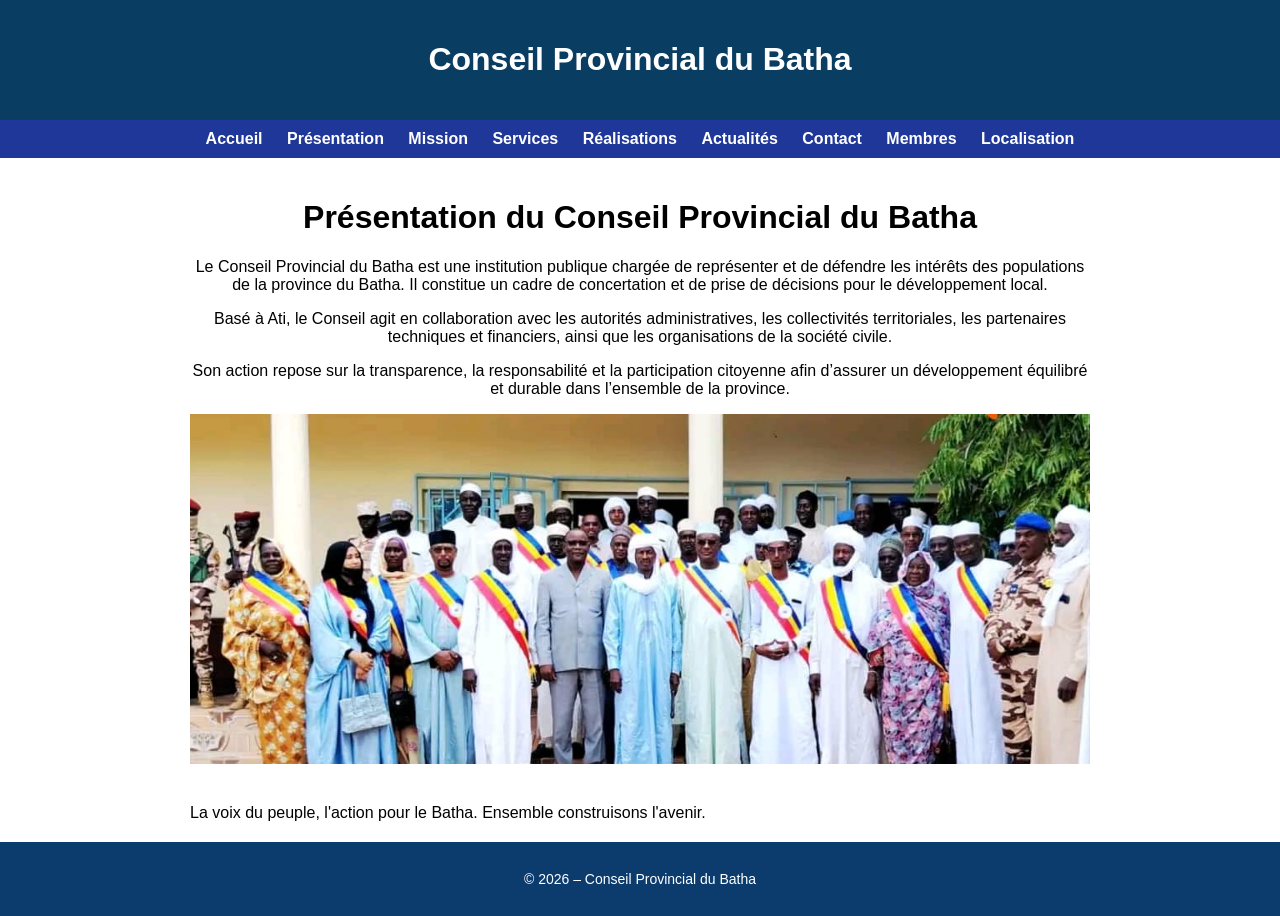
<file: presentation.html>
<!DOCTYPE html>
<html lang="fr">
<head>
  <meta charset="UTF-8">
  <title>Présentation</title>
  <link rel="stylesheet" href="style.css">
</head>

<body>

<header>
  <h1>Conseil Provincial du Batha</h1>
</header>

<nav>
  <a href="index.html">Accueil</a>
  <a href="presentation.html">Présentation</a>
  <a href="missions.html">Mission</a>
  <a href="services.html">Services</a>
  <a href="realisation.html">Réalisations</a>
  <a href="actualites.html">Actualités</a>
  <a href="contact.html">Contact</a>
  <a href="membres.html">Membres</a>
  <a href="localisation.html">Localisation</a>
</nav>

<main class="presentation">
  <h1>Présentation du Conseil Provincial du Batha</h1>

<p>
Le Conseil Provincial du Batha est une institution publique chargée de représenter et de défendre les intérêts des populations de la province du Batha.
Il constitue un cadre de concertation et de prise de décisions pour le développement local.
</p>

<p>
Basé à Ati, le Conseil agit en collaboration avec les autorités administratives, les collectivités territoriales, 
les partenaires techniques et financiers, ainsi que les organisations de la société civile.
</p>

<p>
Son action repose sur la transparence, la responsabilité et la participation citoyenne afin d’assurer 
un développement équilibré et durable dans l’ensemble de la province.
</p>
 <img src="assets/images/abid.JPG" alt="presentation" class="page-img">
</p>
La voix du peuple, l'action pour le Batha. Ensemble construisons l'avenir.
</main>

<footer>
  <p>©️ 2026 – Conseil Provincial du Batha</p>
</footer>

</body>
</html>
</file>
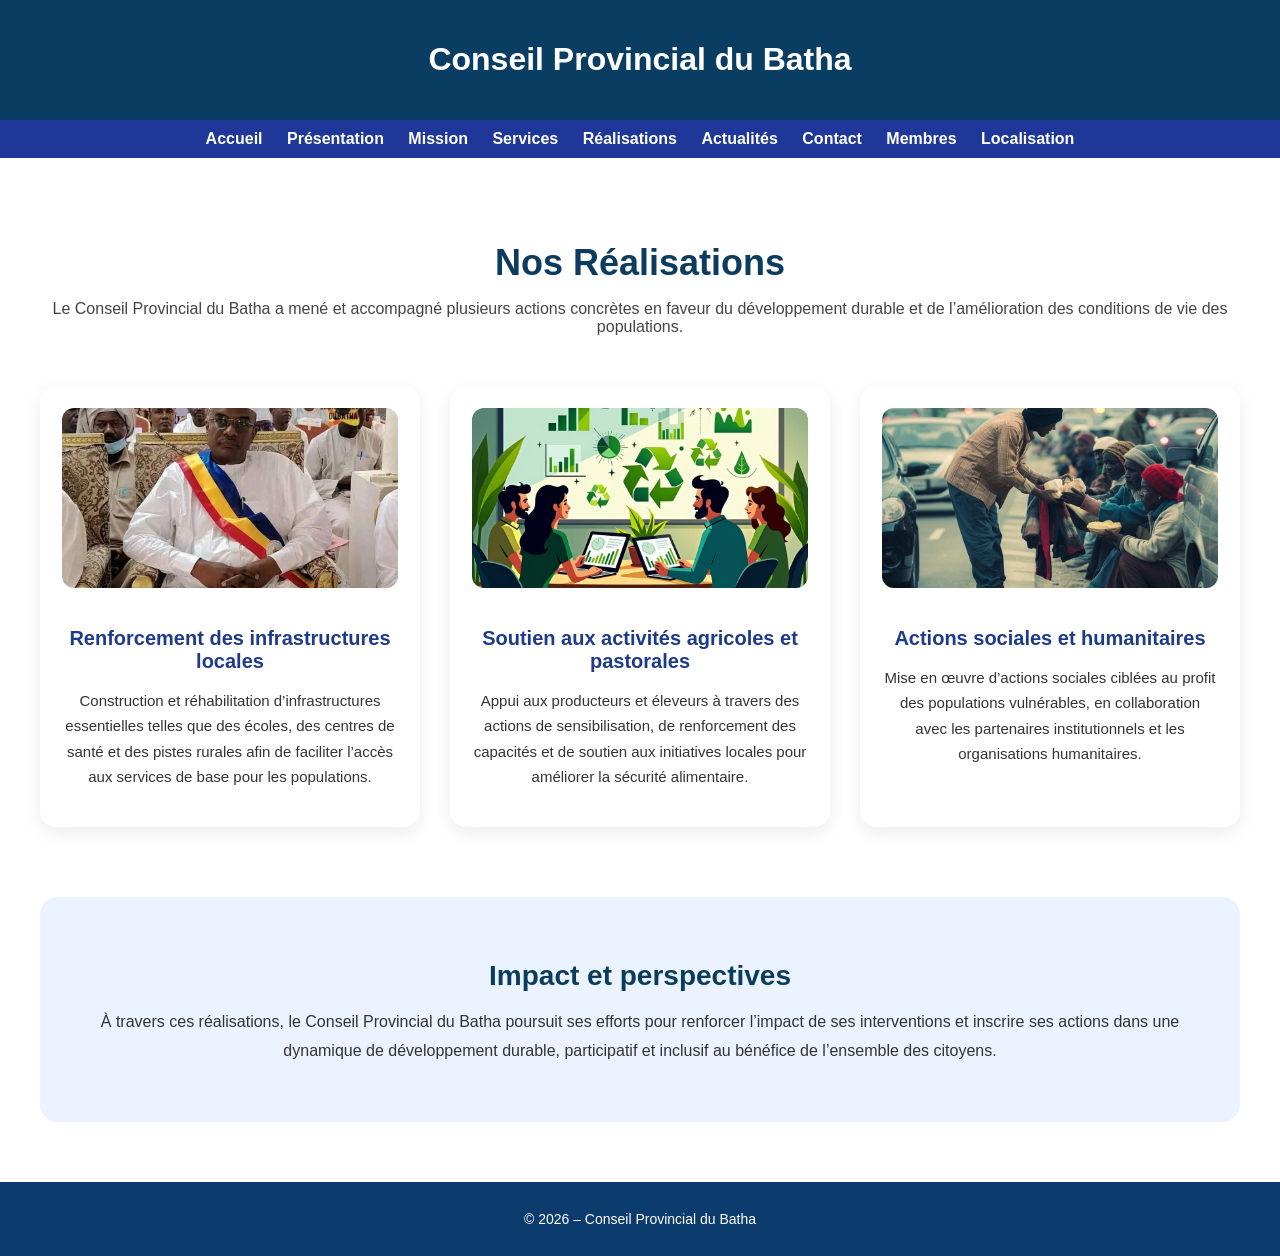
<file: realisation.html>
<!DOCTYPE html>
<html lang="fr">
<head>
  <meta charset="UTF-8">
  <title>Réalisations</title>
  <link rel="stylesheet" href="style.css">
</head>

<body>

<header><h1>Conseil Provincial du Batha</h1></header>

<nav>
  <a href="index.html">Accueil</a>
  <a href="presentation.html">Présentation</a>
  <a href="missions.html">Mission</a>
  <a href="services.html">Services</a>
  <a href="realisation.html">Réalisations</a>
  <a href="actualites.html">Actualités</a>
  <a href="contact.html">Contact</a>
  <a href="membres.html">Membres</a>
  <a href="localisation.html">Localisation</a>
</nav>

<main class="realisations-page">

  <h1>Nos Réalisations</h1>
  <p class="intro">
    Le Conseil Provincial du Batha a mené et accompagné plusieurs actions concrètes
    en faveur du développement durable et de l’amélioration des conditions de vie
    des populations.
  </p>

  <section class="realisations-grid">

    <div class="realisation-card">
      <img src="assets/images/Renfor.jpg" alt="Infrastructures locales">
      <h3>Renforcement des infrastructures locales</h3>
      <p>
        Construction et réhabilitation d’infrastructures essentielles telles que
        des écoles, des centres de santé et des pistes rurales afin de faciliter
        l’accès aux services de base pour les populations.
      </p>
    </div>

    <div class="realisation-card">
      <img src="assets/images/soutien.JPG" alt="Soutien agro-pastoral">
      <h3>Soutien aux activités agricoles et pastorales</h3>
      <p>
        Appui aux producteurs et éleveurs à travers des actions de sensibilisation,
        de renforcement des capacités et de soutien aux initiatives locales pour
        améliorer la sécurité alimentaire.
      </p>
    </div>

    <div class="realisation-card">
      <img src="assets/images/actsocial.JPG" alt="Actions sociales">
      <h3>Actions sociales et humanitaires</h3>
      <p>
        Mise en œuvre d’actions sociales ciblées au profit des populations
        vulnérables, en collaboration avec les partenaires institutionnels
        et les organisations humanitaires.
      </p>
    </div>

  </section>

  <section class="realisation-impact">
    <h2>Impact et perspectives</h2>
    <p>
      À travers ces réalisations, le Conseil Provincial du Batha poursuit ses efforts
      pour renforcer l’impact de ses interventions et inscrire ses actions dans
      une dynamique de développement durable, participatif et inclusif au bénéfice
      de l’ensemble des citoyens.
    </p>
  </section>

</main>

<footer><p>©️ 2026 – Conseil Provincial du Batha</p></footer>
</body>
</html>
</file>
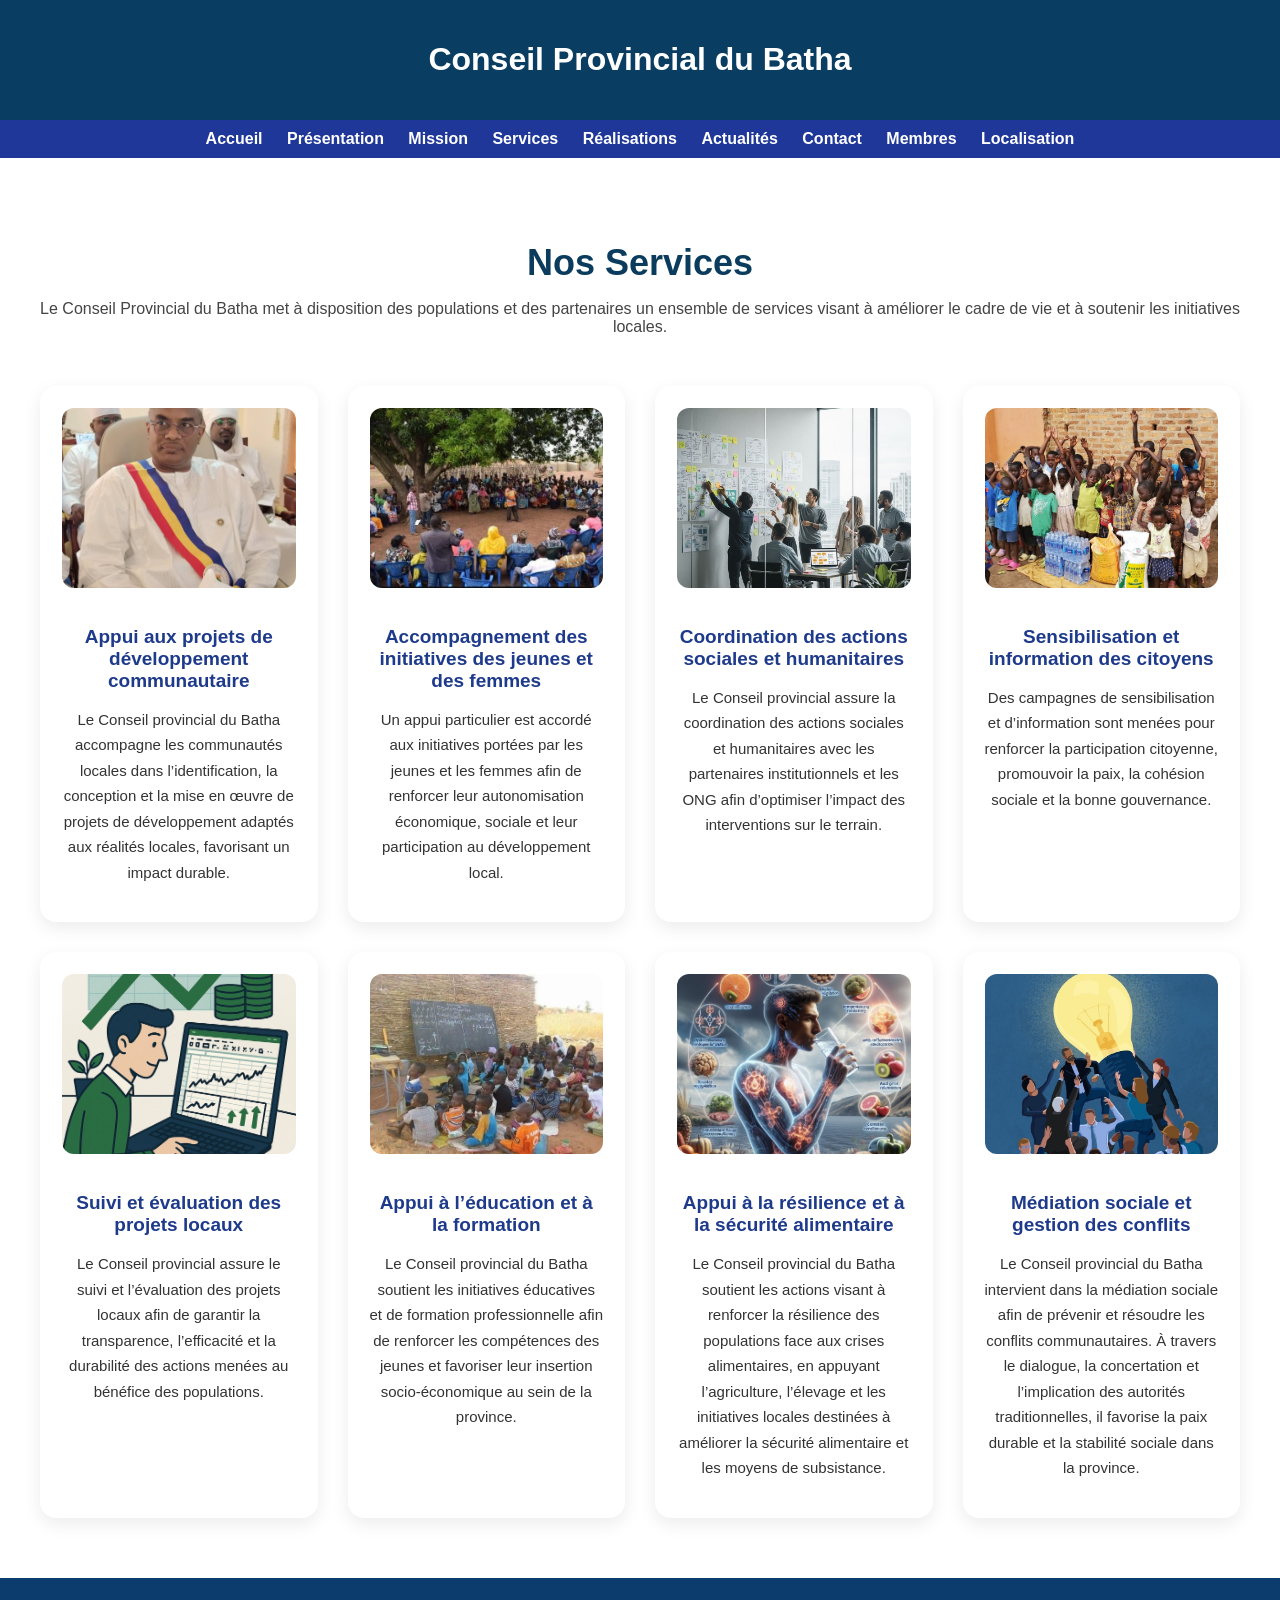
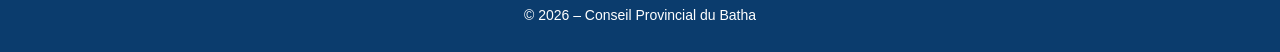
<file: services.html>
<!DOCTYPE html>
<html lang="fr">
<head>
  <meta charset="UTF-8">
  <title>Services</title>
  <link rel="stylesheet" href="style.css">
</head>

<body>

<header><h1>Conseil Provincial du Batha</h1></header>

<nav>
  <a href="index.html">Accueil</a>
  <a href="presentation.html">Présentation</a>
  <a href="missions.html">Mission</a>
  <a href="services.html">Services</a>
  <a href="realisation.html">Réalisations</a>
  <a href="actualites.html">Actualités</a>
  <a href="contact.html">Contact</a>
  <a href="membres.html">Membres</a>
  <a href="localisation.html">Localisation</a>
</nav>

<main class="services-page">

  <h1>Nos Services</h1>
  <p class="intro">
    Le Conseil Provincial du Batha met à disposition des populations et des partenaires
    un ensemble de services visant à améliorer le cadre de vie et à soutenir
    les initiatives locales.
  </p>

  <section class="services-grid">

    <div class="service-card">
      <img src="assets/images/rak.JPG" alt="Projets communautaires">
      <h3>Appui aux projets de développement communautaire</h3>
      <p>
        Le Conseil provincial du Batha accompagne les communautés locales dans
        l’identification, la conception et la mise en œuvre de projets de développement
        adaptés aux réalités locales, favorisant un impact durable.
      </p>
    </div>

    <div class="service-card">
      <img src="assets/images/accomp.JPG" alt="Jeunes et femmes">
      <h3>Accompagnement des initiatives des jeunes et des femmes</h3>
      <p>
        Un appui particulier est accordé aux initiatives portées par les jeunes
        et les femmes afin de renforcer leur autonomisation économique, sociale
        et leur participation au développement local.
      </p>
    </div>

    <div class="service-card">
      <img src="assets/images/coordi.JPG" alt="Actions sociales">
      <h3>Coordination des actions sociales et humanitaires</h3>
      <p>
        Le Conseil provincial assure la coordination des actions sociales et
        humanitaires avec les partenaires institutionnels et les ONG afin
        d’optimiser l’impact des interventions sur le terrain.
      </p>
    </div>

    <div class="service-card">
      <img src="assets/images/suivi.JPG" alt="Sensibilisation">
      <h3>Sensibilisation et information des citoyens</h3>
      <p>
        Des campagnes de sensibilisation et d’information sont menées pour
        renforcer la participation citoyenne, promouvoir la paix, la cohésion
        sociale et la bonne gouvernance.
      </p>
    </div>

    <div class="service-card">
      <img src="assets/images/sensibi.JPG" alt="Suivi des projets">
      <h3>Suivi et évaluation des projets locaux</h3>
      <p>
        Le Conseil provincial assure le suivi et l’évaluation des projets locaux
        afin de garantir la transparence, l’efficacité et la durabilité des
        actions menées au bénéfice des populations.
      </p>
    </div>
<div class="service-card">
  <img src="assets/images/appui.JPG" alt="Éducation et formation">
  <h3>Appui à l’éducation et à la formation</h3>
  <p>
    Le Conseil provincial du Batha soutient les initiatives éducatives et de formation
    professionnelle afin de renforcer les compétences des jeunes et favoriser leur
    insertion socio-économique au sein de la province.
  </p>
</div>
<div class="service-card">
  <img src="assets/images/aliment.JPG" alt="Sécurité alimentaire">
  <h3>Appui à la résilience et à la sécurité alimentaire</h3>
  <p>
    Le Conseil provincial du Batha soutient les actions visant à renforcer la
    résilience des populations face aux crises alimentaires, en appuyant
    l’agriculture, l’élevage et les initiatives locales destinées à améliorer
    la sécurité alimentaire et les moyens de subsistance.
  </p>
</div>
<div class="service-card">
  <img src="assets/images/media.JPG" alt="Médiation sociale">
  <h3>Médiation sociale et gestion des conflits</h3>
  <p>
    Le Conseil provincial du Batha intervient dans la médiation sociale afin de
    prévenir et résoudre les conflits communautaires. À travers le dialogue,
    la concertation et l’implication des autorités traditionnelles, il favorise
    la paix durable et la stabilité sociale dans la province.
  </p>
</div>
  </section>

</main>
<footer><p>©️ 2026 – Conseil Provincial du Batha</p></footer>
</body>
</html>
</file>
<file: style.css>
body { margin:0; 
  font-family:Arial; }

  html, body {
  height: 100%;
  margin: 0;
}

body {
  display: flex;
  flex-direction: column;
  font-family: Arial, sans-serif;
}

main {
  flex: 1;
}


header { background:#0a3d62; 
  color:white; padding:20px; 
  text-align:center; }
nav { background:#1e3799; 
  padding:10px; 
  text-align:center; }
nav a { color:white; 
  margin:0 10px; 
  text-decoration:none; 
  font-weight:bold; }
nav a:hover { text-decoration:underline; }
main { padding:20px; }
footer {
  background-color: #0b3c6d;
  color: white;
  text-align: center;
  padding: 15px 0;
 
 font-size: 14px;
}

/* ===== PAGE ACCUEIL : TEXTE CENTRÉ + IMAGE CARRÉE ===== */

/* Centrer le texte de l'accueil */
#content h1,
#content p {
  text-align: center !important;
}

/* Image principale de l'accueil */
#content img {
  width: 320px !important;     /* taille carrée */
  height: 320px !important;
  object-fit: cover !important;
  display: block !important;
  margin: 20px auto !important;
  border-radius: 8px;          /* carré propre (mets 0 si tu veux carré strict) */
}


#chatbot {
  position: fixed;
  bottom: 20px;
  right: 20px;
  width: 280px;
  background: white;
  border: 1px solid #ccc;
  border-radius: 10px;
  font-size: 14px;
}

#chat-header {
  background: #1e3799;
  color: white;
  padding: 10px;
  text-align: center;
  border-radius: 10px 10px 0 0;
}

#chat-messages {
  height: 200px;
  padding: 10px;
  overflow-y: auto;
  border-bottom: 1px solid #ddd;
}

#chat-messages p {
  margin: 5px 0;
}

#user-input {
  width: 100%;
  padding: 8px;
  border: none;
  outline: none;
}
.page-img {
  width: 100%;
  max-height: 350px;
  object-fit: cover;
  margin-bottom: 20px;
}

.gallery {
  display: flex;
  gap: 15px;
}

.gallery img {
  width: 50%;
  object-fit: cover;
}
 main {
  max-width: 900px;
  margin: auto;
  padding: 20px;
}

ul {
  line-height: 1.8;
}

a {
  color: #0a5;
  text-decoration: none;
}

a:hover {
  text-decoration: underline;
}

/* ===== MEMBRES ===== */

/* Président & Gouverneur */
.membres-container .membre img {
  width: 90px;        /* taille réduite */
  height: 90px;
  object-fit: cover;
  border-radius: 50%; /* cercle */
  border: 2px solid #0b3c5d;
}

/* Grille des conseillers */
.conseillers {
  display: grid;
  grid-template-columns: repeat(auto-fill, minmax(110px, 1fr));
  gap: 15px;
  margin-top: 20px;
}

/* Carte conseiller */
.conseillers .membre img {
  width: 80px;       /* encore plus petit */
  height: 80px;
  border-radius: 50%; /* logo cercle */
  border: 2px solid #0b3c5d;
}

/* Texte sous photo */
.membre p {
  font-size: 13px;
  margin-top: 6px;
}

/* ===== CONSEILLERS : PHOTO + NOM ===== */

.conseillers .membre {
  text-align: center;   /* centre photo + texte */
}

.conseillers .membre img {
  width: 80px;
  height: 80px;
  border-radius: 50%;
  object-fit: cover;
  border: 2px solid #0b3c5d;
  display: block;
  margin: 0 auto;
}

.conseillers .membre p {
  margin-top: 6px;
  font-size: 12px;
  font-weight: 500;
  color: #222;
}

/* ===== PRESIDENT : PHOTO CARREE + TEXTE CENTRE ===== */

.membres-container > .membre {
  text-align: center;
  margin-bottom: 25px;
}

.membres-container > .membre img {
  width: 140px;        /* taille carrée */
  height: 140px;
  object-fit: cover;  /* coupe l’image proprement */
  border-radius: 8px; /* carré légèrement arrondi */
  display: block;
  margin: 0 auto;
  border: 3px solid #0b3c5d;
}

.membres-container > .membre h3,
.membres-container > .membre p {
  text-align: center;
}

/* ===== ACCUEIL : PHOTO À GAUCHE + 3 CARTES ===== */

.accueil-grid {
  display: grid;
  grid-template-columns: 1fr 1fr 1fr 1fr; /* 4 colonnes */
  gap: 20px;
  align-items: center;
  margin-top: 40px;
}

/* Photo président */
.accueil-photo img {
  width: 100%;
  max-width: 260px;
  height: 260px;
  object-fit: cover;
  border-radius: 8px;
  display: block;
  margin: 0 auto;
}

/* Cartes */
.accueil-card {
  background: #fff;
  border-radius: 12px;
  padding: 25px 20px;
  text-align: center;
  box-shadow: 0 4px 12px rgba(0,0,0,0.08);
}

.accueil-card h2 {
  font-size: 26px;
  margin-bottom: 10px;
  color: #2e7d32;
}

.accueil-card p {
  font-size: 14px;
  color: #555;
}

/* Responsive (mobile) */
@media (max-width: 900px) {
  .accueil-grid {
    grid-template-columns: 1fr;
  }

  .accueil-photo img {
    margin-bottom: 20px;
  }
}
/* ===== PRÉSENTATION : TEXTE CENTRÉ AU MILIEU DE LA PAGE ===== */

.presentation {
  max-width: 900px;      /* largeur du bloc */
  margin: 0 auto;        /* centre le bloc */
  padding: 20px;
}

.presentation h1,
.presentation p {
  text-align: center;    /* centre le texte */
}

/* ===== ACCUEIL : BLOCS BIEN FORMÉS (TITRE + TEXTE) ===== */

.accueil-services {
  max-width: 1100px;     /* large, pas étroit */
  margin: 80px auto;
  padding: 0 30px;
}

/* Un bloc = une section */
.service-block {
  margin-bottom: 70px;
  text-align: center;   /* titre centré */
}

/* Titres */
.service-block h2 {
  font-size: 30px;
  margin-bottom: 20px;
  color: #0b3c5d;
}

/* Texte normal (lisible, large) */
.service-block p {
  max-width: 900px;
  margin: 0 auto 15px auto;
  font-size: 16px;
  line-height: 1.8;
  text-align: justify;  /* lecture professionnelle */
  color: #333;
}

/* Sous-texte (phrase clé) */
.service-sub {
  font-weight: 600;
  color: #2e7d32;
  text-align: center;
}
/* ===== CARTES ACCUEIL (STYLE COMME IMAGE) ===== */

.accueil-cartes {
  display: grid;
  grid-template-columns: repeat(3, 1fr);
  gap: 25px;
  max-width: 1200px;
  margin: 60px auto;
  padding: 0 20px;
}

.carte {
  background: #eaf3ff;        /* bleu clair */
  border-radius: 14px;
  padding: 25px 22px;
  text-align: left;
}

.carte h3 {
  font-size: 20px;
  margin-bottom: 10px;
  color: #1e3a8a;
}

.carte p {
  font-size: 14.5px;
  line-height: 1.6;
  color: #1f2937;
}

/* Responsive (mobile) */
@media (max-width: 900px) {
  .accueil-cartes {
    grid-template-columns: 1fr;
  }
}
/* ===== ACCUEIL : MISSION & VALEURS CÔTE À CÔTE ===== */

.mission-valeurs {
  display: grid;
  grid-template-columns: 1fr 1fr; /* 2 colonnes */
  gap: 30px;
  max-width: 1200px;
  margin: 70px auto;
  padding: 0 20px;
}

.mission-box {
  background: #ffffff;
  border-radius: 14px;
  padding: 30px;
  box-shadow: 0 4px 14px rgba(0,0,0,0.08);
}

.mission-box h2 {
  font-size: 26px;
  margin-bottom: 15px;
  color: #0b3c5d;
  text-align: center;
}

.mission-box p {
  font-size: 16px;
  line-height: 1.8;
  color: #333;
  text-align: justify;
}

/* Responsive (mobile) */
@media (max-width: 900px) {
  .mission-valeurs {
    grid-template-columns: 1fr;
  }
}
/* ===== GRILLE ACCUEIL COMPACTE ET ALIGNÉE ===== */

.accueil-main-grid {
  display: grid;
  grid-template-columns: 260px repeat(3, 1fr);
  gap: 20px;
  max-width: 1200px;
  margin: 50px auto;
  padding: 0 20px;
  align-items: start;
}

/* Photo */
.bloc-photo img {
  width: 100%;
  height: 260px;
  object-fit: cover;
  border-radius: 12px;
}

/* Cartes info */
.bloc-info {
  background: #eaf3ff;
  border-radius: 14px;
  padding: 20px;
}

.bloc-info h3 {
  font-size: 18px;
  margin-bottom: 8px;
  color: #1e3a8a;
}

.bloc-info p {
  font-size: 14px;
  line-height: 1.6;
  color: #1f2937;
}

/* Cartes larges (ligne du bas) */
.bloc-info.large {
  grid-column: span 2;
}

/* Responsive */
@media (max-width: 900px) {
  .accueil-main-grid {
    grid-template-columns: 1fr;
  }

  .bloc-info.large {
    grid-column: span 1;
  }
}
/* ===== PAGE MISSION : CARTES AVEC PHOTOS ===== */

.mission-page {
  max-width: 1200px;
  margin: 60px auto;
  padding: 0 20px;
}

.mission-page h1 {
  text-align: center;
  margin-bottom: 50px;
  color: #0b3c5d;
}

.mission-grid {
  display: grid;
  grid-template-columns: repeat(auto-fit, minmax(260px, 1fr));
  gap: 30px;
}

.mission-card {
  background: #ffffff;
  border-radius: 14px;
  padding: 20px;
  box-shadow: 0 4px 14px rgba(0,0,0,0.08);
  text-align: center;
}

.mission-card img {
  width: 100%;
  height: 180px;
  object-fit: cover;
  border-radius: 10px;
  margin-bottom: 15px;
}

.mission-card h3 {
  font-size: 20px;
  margin-bottom: 10px;
  color: #1e3a8a;
}

.mission-card p {
  font-size: 15px;
  line-height: 1.7;
  color: #333;
}

/* Carte témoignage */
.mission-card.highlight {
  background: #eaf3ff;
}

.quote {
  font-style: italic;
}

.author {
  margin-top: 10px;
  color: #2e7d32;
}
/* ===== PAGE SERVICES ===== */

.services-page {
  max-width: 1200px;
  margin: 60px auto;
  padding: 0 20px;
}

.services-page h1 {
  text-align: center;
  font-size: 36px;
  color: #0b3c5d;
  margin-bottom: 15px;
}

.services-page .intro {
  text-align: center;
  font-size: 16px;
  color: #444;
  margin-bottom: 50px;
}

/* Grille des services */
.services-grid {
  display: grid;
  grid-template-columns: repeat(auto-fit, minmax(260px, 1fr));
  gap: 30px;
}

/* Carte service */
.service-card {
  background: #ffffff;
  border-radius: 16px;
  box-shadow: 0 6px 18px rgba(0,0,0,0.08);
  padding: 22px;
  text-align: center;
}

.service-card img {
  width: 100%;
  height: 180px;
  object-fit: cover;
  border-radius: 12px;
  margin-bottom: 15px;
}

.service-card h3 {
  font-size: 19px;
  color: #1e3a8a;
  margin-bottom: 10px;
}

.service-card p {
  font-size: 15px;
  line-height: 1.7;
  color: #333;
}

/* Effet léger au survol */
.service-card:hover {
  transform: translateY(-4px);
  transition: 0.3s ease;
}
/* ===== PAGE RÉALISATIONS ===== */

.realisations-page {
  max-width: 1200px;
  margin: 60px auto;
  padding: 0 20px;
}

.realisations-page h1 {
  text-align: center;
  font-size: 36px;
  color: #0b3c5d;
  margin-bottom: 15px;
}

.realisations-page .intro {
  text-align: center;
  font-size: 16px;
  color: #444;
  margin-bottom: 50px;
}

/* Grille principale */
.realisations-grid {
  display: grid;
  grid-template-columns: repeat(auto-fit, minmax(280px, 1fr));
  gap: 30px;
}

/* Carte réalisation */
.realisation-card {
  background: #ffffff;
  border-radius: 16px;
  box-shadow: 0 6px 18px rgba(0,0,0,0.08);
  padding: 22px;
  text-align: center;
}

.realisation-card img {
  width: 100%;
  height: 180px;
  object-fit: cover;
  border-radius: 12px;
  margin-bottom: 15px;
}

.realisation-card h3 {
  font-size: 20px;
  color: #1e3a8a;
  margin-bottom: 10px;
}

.realisation-card p {
  font-size: 15px;
  line-height: 1.7;
  color: #333;
}

/* Section impact */
.realisation-impact {
  margin-top: 70px;
  background: #eaf3ff;
  border-radius: 18px;
  padding: 40px;
  text-align: center;
}

.realisation-impact h2 {
  font-size: 28px;
  color: #0b3c5d;
  margin-bottom: 15px;
}

.realisation-impact p {
  font-size: 16px;
  line-height: 1.8;
  color: #333;
}
/* ===== ACTUALITÉS ===== */

.actualites-page {
  max-width: 1200px;
  margin: 60px auto;
  padding: 0 20px;
}

.actualites-page h1 {
  text-align: center;
  font-size: 36px;
  color: #0b3c5d;
  margin-bottom: 10px;
}

.actualites-page .intro {
  text-align: center;
  margin-bottom: 50px;
  color: #444;
}

.fb-section h2,
.videos-section h2 {
  text-align: center;
  margin: 40px 0 20px;
  color: #1e3a8a;
}

.fb-posts {
  display: flex;
  flex-wrap: wrap;
  justify-content: center;
  gap: 30px;
}

.videos-grid {
  display: grid;
  grid-template-columns: repeat(auto-fit, minmax(320px, 1fr));
  gap: 30px;
}

.video-box {
  background: #fff;
  border-radius: 14px;
  box-shadow: 0 6px 18px rgba(0,0,0,0.08);
  padding: 10px;
}
.videos {
  margin: 60px auto;
  max-width: 1100px;
  text-align: center;
}

.videos-grid {
  display: grid;
  grid-template-columns: repeat(auto-fit, minmax(480px, 1fr));
  gap: 30px;
}
.faq-section {
  max-width: 900px;
  margin: 60px auto;
  padding: 0 20px;
}

.faq-title {
  text-align: center;
  font-size: 36px;
  color: #6aaac7;
  margin-bottom: 30px;
}

.faq-item {
  margin-bottom: 15px;
  border-radius: 8px;
  overflow: hidden;
}

.faq-question {
  width: 100%;
  background: #6aaac7;
  color: #fff;
  font-size: 20px;
  font-weight: bold;
  padding: 20px;
  border: none;
  cursor: pointer;
  display: flex;
  justify-content: space-between;
  align-items: center;
}

.faq-question:hover {
  background: #5a9ab6;
}

.faq-answer {
  background: #ffffff;
  color: #444;
  padding: 0 20px;
  max-height: 0;
  overflow: hidden;
  transition: max-height 0.4s ease, padding 0.4s ease;
}

.faq-answer p {
  margin: 20px 0;
  line-height: 1.6;
}

.faq-item.active .faq-answer {
  max-height: 300px;
  padding: 20px;
}

.arrow {
  font-size: 24px;
}
.faq-container {
  max-width: 900px;
  margin: 40px auto;
  padding: 10px;
}

.faq-title {
  text-align: center;
  font-size: 32px;
  color: #6ba7c7;
  margin-bottom: 30px;
}

.faq-item {
  margin-bottom: 15px;
  border-radius: 10px;
  overflow: hidden;
}

.faq-question {
  background: #6ba7c7;
  color: white;
  padding: 20px;
  font-size: 18px;
  font-weight: bold;
  cursor: pointer;
  display: flex;
  justify-content: space-between;
  align-items: center;
}

.faq-answer {
  display: none;
  background: #ffffff;
  color: #333;
  padding: 20px;
  font-size: 16px;
  line-height: 1.6;
}

.faq-item.active .faq-answer {
  display: block;
}
.faq-container {
  max-width: 900px;
  margin: 40px auto;
}

.faq-title {
  text-align: center;
  font-size: 36px;
  margin-bottom: 30px;
  color: #6faec9;
}

.faq-item {
  margin-bottom: 15px;
  border-radius: 8px;
  overflow: hidden;
}

.faq-question {
  background: #6faec9;
  color: white;
  padding: 20px;
  font-size: 20px;
  font-weight: bold;
  cursor: pointer;
  display: flex;
  justify-content: space-between;
  align-items: center;
}

.faq-answer {
  background: #ffffff;
  color: #333;
  padding: 20px;
  display: none;
  border: 1px solid #6faec9;
}

.faq-item.active .faq-answer {
  display: block;
}

.arrow {
  font-size: 20px;
}
/* FAQ */
.faq-section {
  max-width: 900px;
  margin: 40px auto;
}

.faq-title {
  text-align: center;
  font-size: 32px;
  color: #6faec7;
  margin-bottom: 30px;
}

.faq-item {
  margin-bottom: 15px;
  border-radius: 8px;
  overflow: hidden;
}

.faq-question {
  width: 100%;
  background: #6faec7;
  color: #fff;
  font-size: 18px;
  padding: 18px;
  border: none;
  cursor: pointer;
  display: flex;
  justify-content: space-between;
  align-items: center;
}

.faq-question:hover {
  background: #5a9ab2;
}

.faq-answer {
  background: #ffffff;
  color: #333;
  padding: 0 18px;
  max-height: 0;
  overflow: hidden;
  transition: max-height 0.3s ease;
}

.faq-item.active .faq-answer {
  padding: 18px;
  max-height: 300px;
}
/* Formulaire de contact */
.contact-form-section {
  max-width: 600px;
  margin: 50px auto;
  padding: 25px;
  background: #f7f9fb;
  border-radius: 10px;
}

.contact-form-section h2 {
  text-align: center;
  color: #2c6fa3;
  margin-bottom: 10px;
}

.contact-form-section p {
  text-align: center;
  margin-bottom: 20px;
}

#contact-form {
  display: flex;
  flex-direction: column;
}

#contact-form label {
  margin-top: 10px;
  font-weight: bold;
}

#contact-form input,
#contact-form textarea {
  padding: 10px;
  margin-top: 5px;
  border-radius: 5px;
  border: 1px solid #ccc;
}

#contact-form button {
  margin-top: 20px;
  padding: 12px;
  background: #2c6fa3;
  color: white;
  border: none;
  border-radius: 5px;
  font-size: 16px;
  cursor: pointer;
}

#contact-form button:hover {
  background: #1f537d;
}

#form-status {
  margin-top: 15px;
  text-align: center;
  color: green;
  font-weight: bold;
}

 .membres-conseil {
  text-align: center;
  padding: 40px 20px;
  font-family: Arial, sans-serif;
}

/* STYLE COMMUN - CARRE */
.membre img {
  width: 160px;
  height: 160px;
  object-fit: cover;
  border-radius: 10px; /* carré doux */
  border: 3px solid #000;
  display: block;
  margin: 0 auto;
}

.membre p {
  margin-top: 10px;
  font-size: 14px;
}

/* SECRETAIRES CENTRÉS */
.secretaires-centre {
  display: flex;
  justify-content: center;
  gap: 80px;
  margin-bottom: 60px;
}

.conseillers-grid {
  display: grid;
  grid-template-columns: repeat(4, 1fr);
  gap: 25px;
}

.conseiller-card {
  background: #fff;
  padding: 15px;
  border-radius: 10px;
  text-align: center;
  box-shadow: 0 4px 8px rgba(0,0,0,0.1);
}

.conseiller-card img {
  width: 100%;
  aspect-ratio: 1 / 1;
  object-fit: cover;
  border-radius: 8px;
}

.conseiller-card p {
  margin-top: 10px;
  font-weight: bold;
  font-size: 15px;
}


/* MOBILE */
@media (max-width: 900px) {
  .conseillers-grille {
    grid-template-columns: repeat(2, 1fr);
  }

  .secretaires-centre {
    flex-direction: column;
    gap: 30px;
  }
}



/* Logo fond */
.logo-fond {
  margin-top: 60px;
}

.logo-fond img {
  width: 220px;
  height: 220px;
  border-radius: 50%;
  opacity: 0.15;
}
/* ===== CORRECTION NOM SOUS IMAGE ===== */
.membre {
  display: flex;
  flex-direction: column;   /* image en haut, nom en bas */
  align-items: center;
}

/* Force le texte normal (pas vertical, pas tourné) */
.membre p {
  writing-mode: horizontal-tb !important;
  transform: none !important;
  text-align: center;
  margin-top: 10px;
  font-size: 14px;
}
/* Lien Facebook - Actualités */
.facebook-link {
  max-width: 800px;
  margin: 60px auto;
  padding: 25px;
  background: #f5f5f5;
  border-radius: 10px;
  text-align: center;
}

.facebook-link p {
  font-size: 18px;
  color: #333;
  margin-bottom: 15px;
}

.facebook-link a {
  display: inline-block;
  font-size: 18px;
  font-weight: bold;
  color: #1877f2;
  text-decoration: none;
}

.facebook-link a:hover {
  text-decoration: underline;
}
</file>
